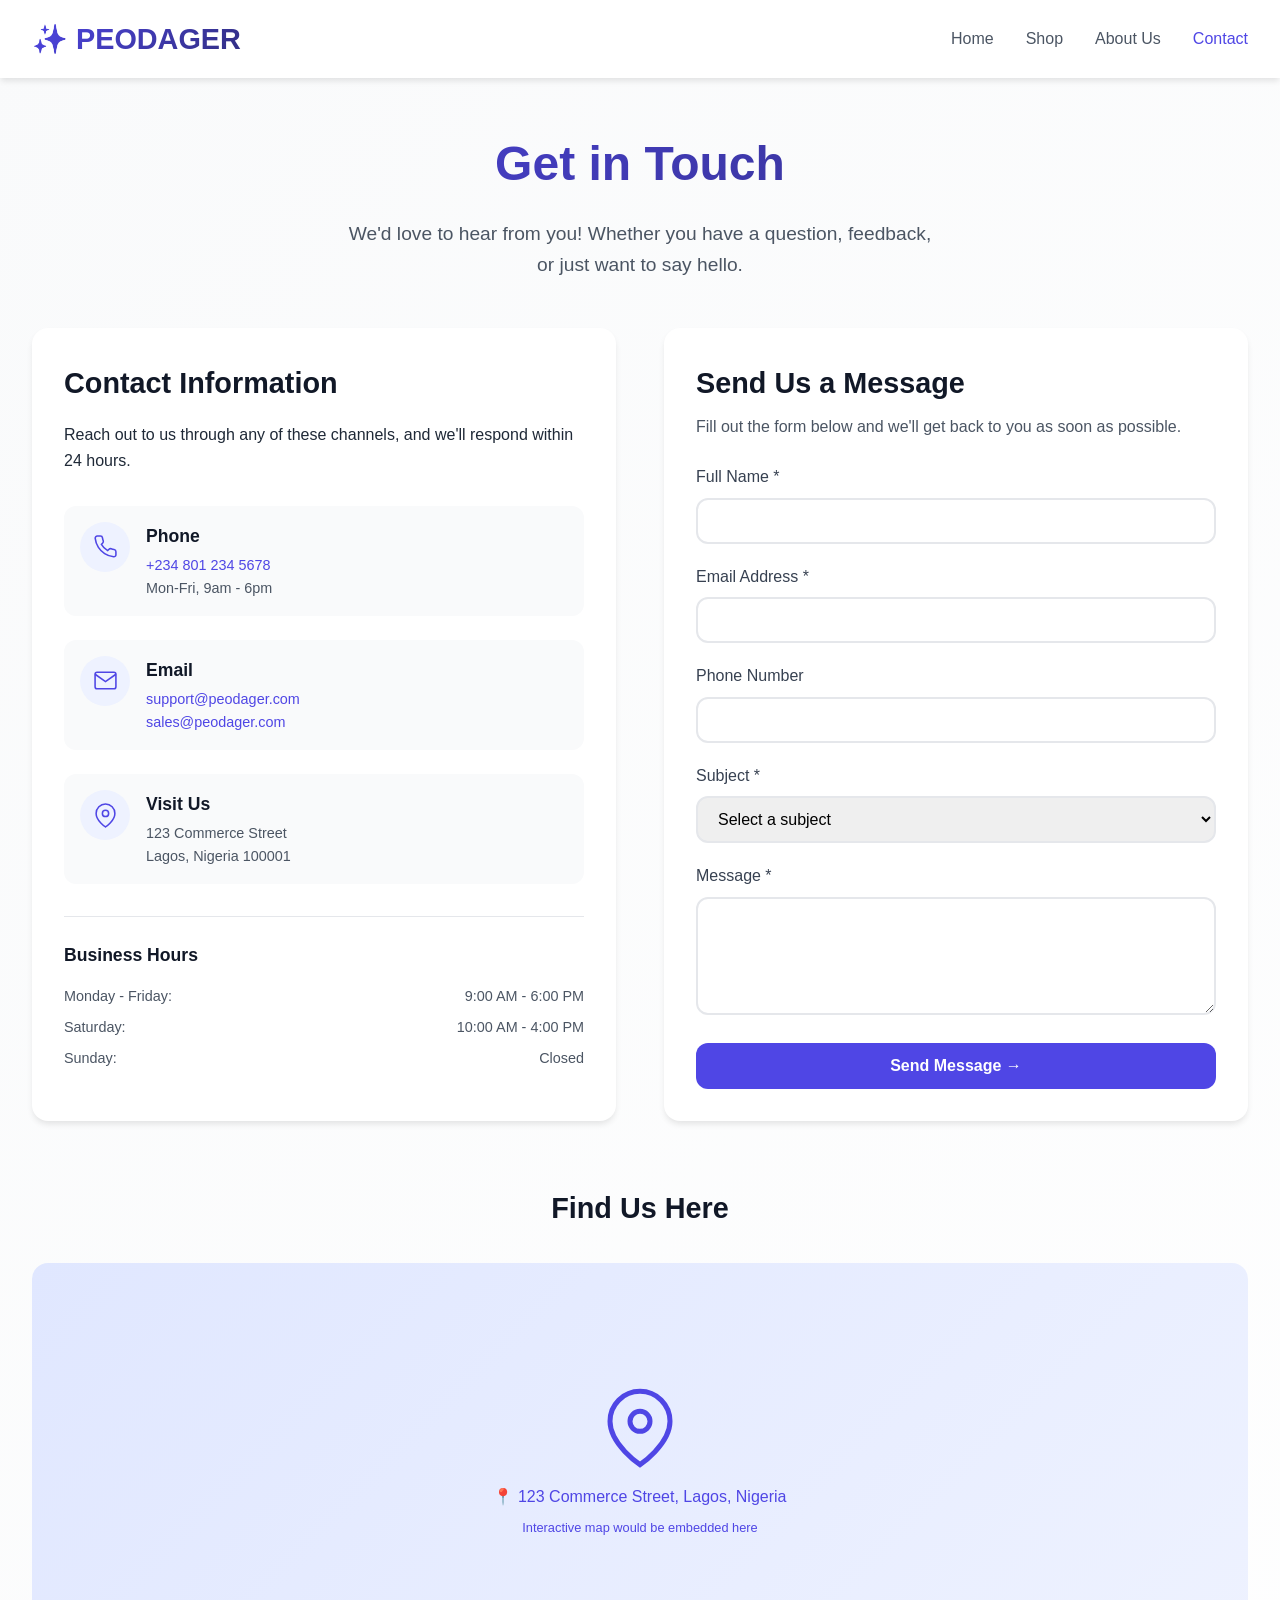
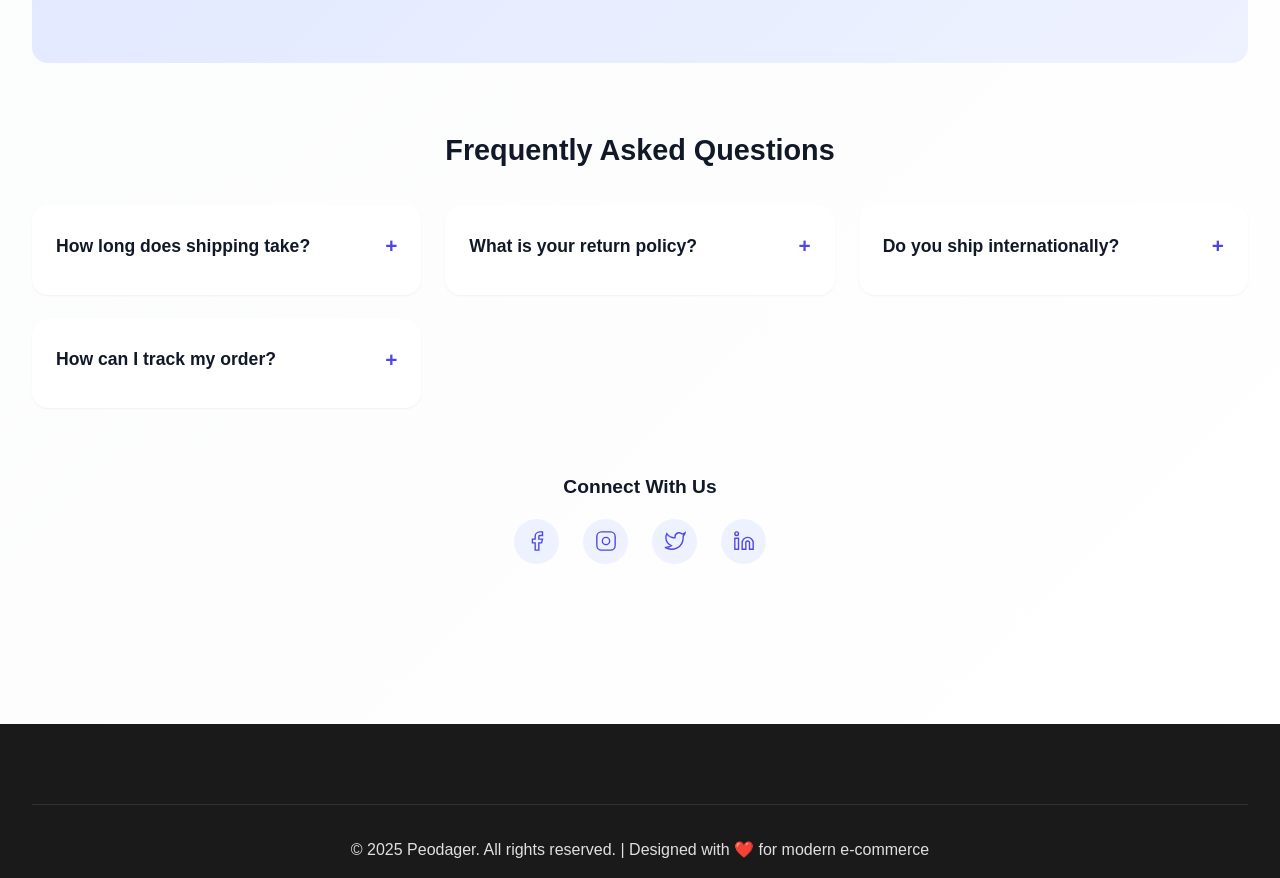
<file: html/about-us.html>
<!DOCTYPE html>
<html lang="en">
<head>
    <meta charset="UTF-8">
    <meta name="viewport" content="width=device-width, initial-scale=1.0">
    <title>Contact Us | Peodager - We'd Love to Hear From You</title>
    <style>
        /* ============================================
           CONTACT US PAGE STYLES
        ============================================ */
        * {
            margin: 0;
            padding: 0;
            box-sizing: border-box;
        }

        :root {
            --indigo-50: #eef2ff;
            --indigo-100: #e0e7ff;
            --indigo-600: #4f46e5;
            --indigo-700: #4338ca;
            --indigo-900: #312e81;
            --gray-50: #f9fafb;
            --gray-100: #f3f4f6;
            --gray-200: #e5e7eb;
            --gray-600: #4b5563;
            --gray-700: #374151;
            --gray-800: #1f2937;
            --gray-900: #111827;
            --white: #ffffff;
            --green-500: #10b981;
            --red-500: #ef4444;
            --shadow-sm: 0 1px 2px 0 rgba(0, 0, 0, 0.05);
            --shadow-md: 0 4px 6px -1px rgba(0, 0, 0, 0.1);
            --shadow-lg: 0 10px 15px -3px rgba(0, 0, 0, 0.1);
            --radius-lg: 1rem;
            --radius-md: 0.75rem;
            --radius-sm: 0.5rem;
        }

        body {
            font-family: 'Inter', -apple-system, BlinkMacSystemFont, 'Segoe UI', Roboto, sans-serif;
            background: linear-gradient(135deg, var(--gray-50) 0%, var(--white) 100%);
            color: var(--gray-800);
            line-height: 1.6;
        }

        /* Navbar */
        .navbar {
            background: var(--white);
            box-shadow: var(--shadow-md);
            position: sticky;
            top: 0;
            z-index: 100;
            backdrop-filter: blur(10px);
            background: rgba(255, 255, 255, 0.95);
        }

        .nav-container {
            max-width: 1280px;
            margin: 0 auto;
            padding: 1rem 2rem;
            display: flex;
            justify-content: space-between;
            align-items: center;
            flex-wrap: wrap;
            gap: 1rem;
        }

        .logo {
            font-size: 1.8rem;
            font-weight: 800;
            background: linear-gradient(135deg, var(--indigo-600), var(--indigo-900));
            -webkit-background-clip: text;
            background-clip: text;
            color: transparent;
            text-decoration: none;
        }

        .nav-links {
            display: flex;
            gap: 2rem;
            align-items: center;
            flex-wrap: wrap;
        }

        .nav-links a {
            text-decoration: none;
            color: var(--gray-600);
            font-weight: 500;
            transition: color 0.2s;
        }

        .nav-links a:hover,
        .nav-links a.active {
            color: var(--indigo-600);
        }

        /* Main Content */
        .contact-container {
            max-width: 1280px;
            margin: 0 auto;
            padding: 3rem 2rem;
        }

        /* Hero Section */
        .contact-hero {
            text-align: center;
            margin-bottom: 3rem;
        }

        .contact-hero h1 {
            font-size: 3rem;
            font-weight: 800;
            background: linear-gradient(135deg, var(--indigo-600), var(--indigo-900));
            -webkit-background-clip: text;
            background-clip: text;
            color: transparent;
            margin-bottom: 1rem;
        }

        .contact-hero p {
            font-size: 1.2rem;
            color: var(--gray-600);
            max-width: 600px;
            margin: 0 auto;
        }

        /* Contact Grid */
        .contact-grid {
            display: grid;
            grid-template-columns: 1fr 1fr;
            gap: 3rem;
            margin-bottom: 4rem;
        }

        /* Contact Info Cards */
        .contact-info {
            background: var(--white);
            padding: 2rem;
            border-radius: var(--radius-lg);
            box-shadow: var(--shadow-md);
        }

        .contact-info h2 {
            font-size: 1.8rem;
            color: var(--gray-900);
            margin-bottom: 1rem;
        }

        .info-cards {
            display: flex;
            flex-direction: column;
            gap: 1.5rem;
            margin: 2rem 0;
        }

        .info-card {
            display: flex;
            align-items: flex-start;
            gap: 1rem;
            padding: 1rem;
            background: var(--gray-50);
            border-radius: var(--radius-md);
            transition: transform 0.3s, box-shadow 0.3s;
        }

        .info-card:hover {
            transform: translateX(5px);
            box-shadow: var(--shadow-sm);
        }

        .info-icon {
            width: 50px;
            height: 50px;
            background: var(--indigo-50);
            border-radius: 50%;
            display: flex;
            align-items: center;
            justify-content: center;
            flex-shrink: 0;
        }

        .info-icon svg {
            width: 25px;
            height: 25px;
            stroke: var(--indigo-600);
            stroke-width: 1.5;
        }

        .info-content h3 {
            font-size: 1.1rem;
            color: var(--gray-900);
            margin-bottom: 0.25rem;
        }

        .info-content p {
            color: var(--gray-600);
            font-size: 0.9rem;
        }

        .info-content a {
            color: var(--indigo-600);
            text-decoration: none;
        }

        .info-content a:hover {
            text-decoration: underline;
        }

        /* Business Hours */
        .business-hours {
            margin-top: 2rem;
            padding-top: 1.5rem;
            border-top: 1px solid var(--gray-200);
        }

        .business-hours h3 {
            font-size: 1.1rem;
            color: var(--gray-900);
            margin-bottom: 1rem;
        }

        .hours-list {
            display: flex;
            flex-direction: column;
            gap: 0.5rem;
        }

        .hour-item {
            display: flex;
            justify-content: space-between;
            color: var(--gray-600);
            font-size: 0.9rem;
        }

        /* Contact Form */
        .contact-form-container {
            background: var(--white);
            padding: 2rem;
            border-radius: var(--radius-lg);
            box-shadow: var(--shadow-md);
        }

        .contact-form-container h2 {
            font-size: 1.8rem;
            color: var(--gray-900);
            margin-bottom: 0.5rem;
        }

        .form-subtitle {
            color: var(--gray-600);
            margin-bottom: 1.5rem;
        }

        .form-group {
            margin-bottom: 1.25rem;
        }

        .form-group label {
            display: block;
            margin-bottom: 0.5rem;
            font-weight: 500;
            color: var(--gray-700);
        }

        .form-group input,
        .form-group select,
        .form-group textarea {
            width: 100%;
            padding: 0.75rem 1rem;
            border: 2px solid var(--gray-200);
            border-radius: var(--radius-md);
            font-size: 1rem;
            transition: all 0.3s;
            font-family: inherit;
        }

        .form-group input:focus,
        .form-group select:focus,
        .form-group textarea:focus {
            outline: none;
            border-color: var(--indigo-600);
            box-shadow: 0 0 0 3px rgba(79, 70, 229, 0.1);
        }

        .form-group input.error,
        .form-group select.error,
        .form-group textarea.error {
            border-color: var(--red-500);
        }

        .error-message {
            color: var(--red-500);
            font-size: 0.8rem;
            margin-top: 0.25rem;
            display: none;
        }

        .error-message.show {
            display: block;
        }

        .btn-submit {
            width: 100%;
            background: var(--indigo-600);
            color: white;
            border: none;
            padding: 0.9rem;
            border-radius: var(--radius-md);
            font-size: 1rem;
            font-weight: 600;
            cursor: pointer;
            transition: all 0.3s;
        }

        .btn-submit:hover {
            background: var(--indigo-700);
            transform: translateY(-2px);
            box-shadow: var(--shadow-md);
        }

        .btn-submit:disabled {
            opacity: 0.6;
            cursor: not-allowed;
        }

        /* Success Message */
        .success-message {
            background: var(--green-500);
            color: white;
            padding: 1rem;
            border-radius: var(--radius-md);
            margin-bottom: 1rem;
            display: none;
            animation: slideDown 0.3s ease;
        }

        .success-message.show {
            display: block;
        }

        @keyframes slideDown {
            from {
                opacity: 0;
                transform: translateY(-10px);
            }
            to {
                opacity: 1;
                transform: translateY(0);
            }
        }

        /* Map Section */
        .map-section {
            margin-bottom: 4rem;
        }

        .map-section h2 {
            text-align: center;
            font-size: 1.8rem;
            color: var(--gray-900);
            margin-bottom: 2rem;
        }

        .map-container {
            background: var(--gray-100);
            border-radius: var(--radius-lg);
            overflow: hidden;
            height: 400px;
            position: relative;
        }

        .map-placeholder {
            width: 100%;
            height: 100%;
            background: linear-gradient(135deg, var(--indigo-100), var(--indigo-50));
            display: flex;
            flex-direction: column;
            align-items: center;
            justify-content: center;
            color: var(--indigo-600);
        }

        .map-placeholder svg {
            width: 80px;
            height: 80px;
            margin-bottom: 1rem;
        }

        /* FAQ Section */
        .faq-section {
            margin-bottom: 4rem;
        }

        .faq-section h2 {
            text-align: center;
            font-size: 1.8rem;
            color: var(--gray-900);
            margin-bottom: 2rem;
        }

        .faq-grid {
            display: grid;
            grid-template-columns: repeat(auto-fit, minmax(350px, 1fr));
            gap: 1.5rem;
        }

        .faq-item {
            background: var(--white);
            padding: 1.5rem;
            border-radius: var(--radius-lg);
            box-shadow: var(--shadow-sm);
            transition: all 0.3s;
        }

        .faq-item:hover {
            box-shadow: var(--shadow-md);
            transform: translateY(-2px);
        }

        .faq-question {
            font-size: 1.1rem;
            font-weight: 600;
            color: var(--gray-900);
            margin-bottom: 0.5rem;
            cursor: pointer;
            display: flex;
            justify-content: space-between;
            align-items: center;
        }

        .faq-question::after {
            content: '+';
            font-size: 1.3rem;
            color: var(--indigo-600);
        }

        .faq-item.active .faq-question::after {
            content: '-';
        }

        .faq-answer {
            color: var(--gray-600);
            font-size: 0.9rem;
            line-height: 1.6;
            max-height: 0;
            overflow: hidden;
            transition: max-height 0.3s ease;
        }

        .faq-item.active .faq-answer {
            max-height: 200px;
            margin-top: 0.75rem;
        }

        /* Social Links */
        .social-section {
            text-align: center;
            margin-bottom: 3rem;
        }

        .social-section h3 {
            font-size: 1.2rem;
            color: var(--gray-900);
            margin-bottom: 1rem;
        }

        .social-links {
            display: flex;
            justify-content: center;
            gap: 1.5rem;
        }

        .social-link {
            width: 45px;
            height: 45px;
            background: var(--indigo-50);
            border-radius: 50%;
            display: flex;
            align-items: center;
            justify-content: center;
            transition: all 0.3s;
        }

        .social-link:hover {
            background: var(--indigo-600);
            transform: translateY(-3px);
        }

        .social-link svg {
            width: 22px;
            height: 22px;
            stroke: var(--indigo-600);
            stroke-width: 1.5;
        }

        .social-link:hover svg {
            stroke: white;
        }

        /* Footer */
        .footer {
            background: #1a1a1a;
            color: #e0e0e0;
            padding: 3rem 2rem 1rem;
            margin-top: 4rem;
        }

        .footer-container {
            max-width: 1280px;
            margin: 0 auto;
        }

        .footer-bottom {
            text-align: center;
            padding-top: 2rem;
            border-top: 1px solid rgba(255, 255, 255, 0.1);
            margin-top: 2rem;
        }

        /* Responsive */
        @media (max-width: 968px) {
            .contact-grid {
                grid-template-columns: 1fr;
                gap: 2rem;
            }
        }

        @media (max-width: 768px) {
            .contact-container {
                padding: 2rem 1rem;
            }

            .contact-hero h1 {
                font-size: 2rem;
            }

            .faq-grid {
                grid-template-columns: 1fr;
            }

            .nav-container {
                flex-direction: column;
            }
        }

        @media (max-width: 480px) {
            .info-card {
                flex-direction: column;
                text-align: center;
                align-items: center;
            }

            .hour-item {
                flex-direction: column;
                align-items: center;
                gap: 0.25rem;
            }
        }
    </style>
</head>
<body>
    <!-- Navigation -->
    <nav class="navbar">
        <div class="nav-container">
            <a href="/" class="logo">✨ PEODAGER</a>
            <div class="nav-links">
                <a href="/">Home</a>
                <a href="/shop">Shop</a>
                <a href="/about">About Us</a>
                <a href="/contact" class="active">Contact</a>
            </div>
        </div>
    </nav>

    <!-- Contact Us Content -->
    <main class="contact-container">
        <!-- Hero Section -->
        <div class="contact-hero">
            <h1>Get in Touch</h1>
            <p>We'd love to hear from you! Whether you have a question, feedback, or just want to say hello.</p>
        </div>

        <!-- Contact Grid -->
        <div class="contact-grid">
            <!-- Contact Information -->
            <div class="contact-info">
                <h2>Contact Information</h2>
                <p>Reach out to us through any of these channels, and we'll respond within 24 hours.</p>
                
                <div class="info-cards">
                    <div class="info-card">
                        <div class="info-icon">
                            <svg viewBox="0 0 24 24" fill="none" stroke="currentColor" stroke-width="2">
                                <path d="M22 16.92v3a2 2 0 0 1-2.18 2 19.79 19.79 0 0 1-8.63-3.07 19.5 19.5 0 0 1-6-6 19.79 19.79 0 0 1-3.07-8.67A2 2 0 0 1 4.11 2h3a2 2 0 0 1 2 1.72c.127.96.362 1.903.7 2.81a2 2 0 0 1-.45 2.11L8.09 9.91a16 16 0 0 0 6 6l1.27-1.27a2 2 0 0 1 2.11-.45c.907.338 1.85.573 2.81.7A2 2 0 0 1 22 16.92z"/>
                            </svg>
                        </div>
                        <div class="info-content">
                            <h3>Phone</h3>
                            <p><a href="tel:+2348012345678">+234 801 234 5678</a></p>
                            <p>Mon-Fri, 9am - 6pm</p>
                        </div>
                    </div>

                    <div class="info-card">
                        <div class="info-icon">
                            <svg viewBox="0 0 24 24" fill="none" stroke="currentColor" stroke-width="2">
                                <path d="M4 4h16c1.1 0 2 .9 2 2v12c0 1.1-.9 2-2 2H4c-1.1 0-2-.9-2-2V6c0-1.1.9-2 2-2z"/>
                                <polyline points="22,6 12,13 2,6"/>
                            </svg>
                        </div>
                        <div class="info-content">
                            <h3>Email</h3>
                            <p><a href="mailto:support@peodager.com">support@peodager.com</a></p>
                            <p><a href="mailto:sales@peodager.com">sales@peodager.com</a></p>
                        </div>
                    </div>

                    <div class="info-card">
                        <div class="info-icon">
                            <svg viewBox="0 0 24 24" fill="none" stroke="currentColor" stroke-width="2">
                                <path d="M21 10c0 7-9 13-9 13s-9-6-9-13a9 9 0 0 1 18 0z"/>
                                <circle cx="12" cy="10" r="3"/>
                            </svg>
                        </div>
                        <div class="info-content">
                            <h3>Visit Us</h3>
                            <p>123 Commerce Street<br>Lagos, Nigeria 100001</p>
                        </div>
                    </div>
                </div>

                <div class="business-hours">
                    <h3>Business Hours</h3>
                    <div class="hours-list">
                        <div class="hour-item">
                            <span>Monday - Friday:</span>
                            <span>9:00 AM - 6:00 PM</span>
                        </div>
                        <div class="hour-item">
                            <span>Saturday:</span>
                            <span>10:00 AM - 4:00 PM</span>
                        </div>
                        <div class="hour-item">
                            <span>Sunday:</span>
                            <span>Closed</span>
                        </div>
                    </div>
                </div>
            </div>

            <!-- Contact Form -->
            <div class="contact-form-container">
                <h2>Send Us a Message</h2>
                <p class="form-subtitle">Fill out the form below and we'll get back to you as soon as possible.</p>
                
                <div id="successMessage" class="success-message">
                    ✓ Thank you for contacting us! We'll respond within 24 hours.
                </div>
                
                <form id="contactForm">
                    <div class="form-group">
                        <label for="fullName">Full Name *</label>
                        <input type="text" id="fullName" name="fullName" required>
                        <div class="error-message" id="nameError">Please enter your full name</div>
                    </div>

                    <div class="form-group">
                        <label for="email">Email Address *</label>
                        <input type="email" id="email" name="email" required>
                        <div class="error-message" id="emailError">Please enter a valid email address</div>
                    </div>

                    <div class="form-group">
                        <label for="phone">Phone Number</label>
                        <input type="tel" id="phone" name="phone">
                    </div>

                    <div class="form-group">
                        <label for="subject">Subject *</label>
                        <select id="subject" name="subject" required>
                            <option value="">Select a subject</option>
                            <option value="general">General Inquiry</option>
                            <option value="order">Order Status</option>
                            <option value="returns">Returns & Refunds</option>
                            <option value="product">Product Information</option>
                            <option value="partnership">Partnership Opportunity</option>
                            <option value="feedback">Feedback</option>
                        </select>
                        <div class="error-message" id="subjectError">Please select a subject</div>
                    </div>

                    <div class="form-group">
                        <label for="message">Message *</label>
                        <textarea id="message" name="message" rows="5" required></textarea>
                        <div class="error-message" id="messageError">Please enter your message</div>
                    </div>

                    <button type="submit" class="btn-submit" id="submitBtn">Send Message →</button>
                </form>
            </div>
        </div>

        <!-- Map Section -->
        <div class="map-section">
            <h2>Find Us Here</h2>
            <div class="map-container">
                <div class="map-placeholder">
                    <svg viewBox="0 0 24 24" fill="none" stroke="currentColor" stroke-width="1.5">
                        <path d="M21 10c0 7-9 13-9 13s-9-6-9-13a9 9 0 0 1 18 0z"/>
                        <circle cx="12" cy="10" r="3"/>
                    </svg>
                    <p>📍 123 Commerce Street, Lagos, Nigeria</p>
                    <p style="font-size: 0.8rem; margin-top: 0.5rem;">Interactive map would be embedded here</p>
                </div>
            </div>
        </div>

        <!-- FAQ Section -->
        <div class="faq-section">
            <h2>Frequently Asked Questions</h2>
            <div class="faq-grid">
                <div class="faq-item">
                    <div class="faq-question">How long does shipping take?</div>
                    <div class="faq-answer">Standard shipping takes 3-5 business days. Express shipping is available for 1-2 business days at checkout.</div>
                </div>
                <div class="faq-item">
                    <div class="faq-question">What is your return policy?</div>
                    <div class="faq-answer">We offer 30-day returns for unused items in original packaging. Contact our support team to initiate a return.</div>
                </div>
                <div class="faq-item">
                    <div class="faq-question">Do you ship internationally?</div>
                    <div class="faq-answer">Yes, we ship to most countries worldwide. Shipping costs and delivery times vary by location.</div>
                </div>
                <div class="faq-item">
                    <div class="faq-question">How can I track my order?</div>
                    <div class="faq-answer">Once your order ships, you'll receive a tracking number via email. You can also track it in your account dashboard.</div>
                </div>
            </div>
        </div>

        <!-- Social Links -->
        <div class="social-section">
            <h3>Connect With Us</h3>
            <div class="social-links">
                <a href="#" class="social-link">
                    <svg viewBox="0 0 24 24" fill="none" stroke="currentColor" stroke-width="2">
                        <path d="M18 2h-3a5 5 0 0 0-5 5v3H7v4h3v8h4v-8h3l1-4h-4V7a1 1 0 0 1 1-1h3z"/>
                    </svg>
                </a>
                <a href="#" class="social-link">
                    <svg viewBox="0 0 24 24" fill="none" stroke="currentColor" stroke-width="2">
                        <rect x="2" y="2" width="20" height="20" rx="5" ry="5"/>
                        <circle cx="12" cy="12" r="4"/>
                        <line x1="18" y1="6" x2="18.01" y2="6"/>
                    </svg>
                </a>
                <a href="#" class="social-link">
                    <svg viewBox="0 0 24 24" fill="none" stroke="currentColor" stroke-width="2">
                        <path d="M23 3a10.9 10.9 0 0 1-3.14 1.53 4.48 4.48 0 0 0-7.86 3v1A10.66 10.66 0 0 1 3 4s-4 9 5 13a11.64 11.64 0 0 1-7 2c9 5 20 0 20-11.5a4.5 4.5 0 0 0-.08-.83A7.72 7.72 0 0 0 23 3z"/>
                    </svg>
                </a>
                <a href="#" class="social-link">
                    <svg viewBox="0 0 24 24" fill="none" stroke="currentColor" stroke-width="2">
                        <path d="M16 8a6 6 0 0 1 6 6v7h-4v-7a2 2 0 0 0-2-2 2 2 0 0 0-2 2v7h-4v-7a6 6 0 0 1 6-6z"/>
                        <rect x="2" y="9" width="4" height="12"/>
                        <circle cx="4" cy="4" r="2"/>
                    </svg>
                </a>
            </div>
        </div>
    </main>

    <!-- Footer -->
    <footer class="footer">
        <div class="footer-container">
            <div class="footer-bottom">
                <p>&copy; 2025 Peodager. All rights reserved. | Designed with ❤️ for modern e-commerce</p>
            </div>
        </div>
    </footer>

    <script>
        // ============================================
        // CONTACT PAGE INTERACTIVITY
        // ============================================
        
        // Form validation and submission
        const contactForm = document.getElementById('contactForm');
        const successMessage = document.getElementById('successMessage');
        const submitBtn = document.getElementById('submitBtn');

        // Validation functions
        function validateName() {
            const name = document.getElementById('fullName');
            const error = document.getElementById('nameError');
            if (name.value.trim().length < 2) {
                name.classList.add('error');
                error.classList.add('show');
                return false;
            } else {
                name.classList.remove('error');
                error.classList.remove('show');
                return true;
            }
        }

        function validateEmail() {
            const email = document.getElementById('email');
            const error = document.getElementById('emailError');
            const emailRegex = /^[^\s@]+@[^\s@]+\.[^\s@]+$/;
            if (!emailRegex.test(email.value)) {
                email.classList.add('error');
                error.classList.add('show');
                return false;
            } else {
                email.classList.remove('error');
                error.classList.remove('show');
                return true;
            }
        }

        function validateSubject() {
            const subject = document.getElementById('subject');
            const error = document.getElementById('subjectError');
            if (!subject.value) {
                subject.classList.add('error');
                error.classList.add('show');
                return false;
            } else {
                subject.classList.remove('error');
                error.classList.remove('show');
                return true;
            }
        }

        function validateMessage() {
            const message = document.getElementById('message');
            const error = document.getElementById('messageError');
            if (message.value.trim().length < 10) {
                message.classList.add('error');
                error.classList.add('show');
                return false;
            } else {
                message.classList.remove('error');
                error.classList.remove('show');
                return true;
            }
        }

        // Real-time validation
        document.getElementById('fullName').addEventListener('input', validateName);
        document.getElementById('email').addEventListener('input', validateEmail);
        document.getElementById('subject').addEventListener('change', validateSubject);
        document.getElementById('message').addEventListener('input', validateMessage);

        // Form submission
        contactForm.addEventListener('submit', async (e) => {
            e.preventDefault();
            
            // Validate all fields
            const isNameValid = validateName();
            const isEmailValid = validateEmail();
            const isSubjectValid = validateSubject();
            const isMessageValid = validateMessage();
            
            if (isNameValid && isEmailValid && isSubjectValid && isMessageValid) {
                // Disable submit button
                submitBtn.disabled = true;
                submitBtn.textContent = 'Sending...';
                
                // Collect form data
                const formData = {
                    name: document.getElementById('fullName').value,
                    email: document.getElementById('email').value,
                    phone: document.getElementById('phone').value,
                    subject: document.getElementById('subject').value,
                    message: document.getElementById('message').value,
                    timestamp: new Date().toISOString()
                };
                
                // Save to localStorage for demo
                const messages = JSON.parse(localStorage.getItem('peodager_contact_messages') || '[]');
                messages.push(formData);
                localStorage.setItem('peodager_contact_messages', JSON.stringify(messages));
                
                // Simulate API call (replace with actual fetch to your backend)
                setTimeout(() => {
                    // Show success message
                    successMessage.classList.add('show');
                    
                    // Reset form
                    contactForm.reset();
                    
                    // Re-enable submit button
                    submitBtn.disabled = false;
                    submitBtn.textContent = 'Send Message →';
                    
                    // Hide success message after 5 seconds
                    setTimeout(() => {
                        successMessage.classList.remove('show');
                    }, 5000);
                    
                    // Optional: Send to backend
                    // fetch('/api/contact', {
                    //     method: 'POST',
                    //     headers: { 'Content-Type': 'application/json' },
                    //     body: JSON.stringify(formData)
                    // });
                }, 1000);
            }
        });

        // FAQ Accordion
        document.querySelectorAll('.faq-item').forEach(item => {
            const question = item.querySelector('.faq-question');
            question.addEventListener('click', () => {
                // Close other FAQs
                document.querySelectorAll('.faq-item').forEach(otherItem => {
                    if (otherItem !== item && otherItem.classList.contains('active')) {
                        otherItem.classList.remove('active');
                    }
                });
                // Toggle current FAQ
                item.classList.toggle('active');
            });
        });

        // WhatsApp floating action button (optional)
        const addWhatsAppButton = () => {
            const waButton = document.createElement('a');
            waButton.href = 'https://wa.me/2348012345678?text=Hello%20Peodager%2C%20I%20have%20a%20question%20about%20your%20products.';
            waButton.target = '_blank';
            waButton.style.cssText = `
                position: fixed;
                bottom: 20px;
                right: 20px;
                background: #25D366;
                width: 60px;
                height: 60px;
                border-radius: 50%;
                display: flex;
                align-items: center;
                justify-content: center;
                box-shadow: 0 4px 10px rgba(0,0,0,0.3);
                z-index: 1000;
                transition: transform 0.3s;
            `;
            waButton.innerHTML = `
                <svg viewBox="0 0 24 24" width="30" height="30" fill="white">
                    <path d="M12.032 2.016c-5.52 0-9.984 4.464-9.984 9.984 0 1.776.48 3.456 1.296 4.944L2.016 21.984l5.088-1.344c1.44.816 3.072 1.344 4.944 1.344 5.52 0 9.984-4.464 9.984-9.984s-4.464-9.984-9.984-9.984z"/>
                </svg>
            `;
            document.body.appendChild(waButton);
            
            waButton.addEventListener('mouseenter', () => {
                waButton.style.transform = 'scale(1.1)';
            });
            waButton.addEventListener('mouseleave', () => {
                waButton.style.transform = 'scale(1)';
            });
        };
        
        // Add WhatsApp button (uncomment to enable)
        // addWhatsAppButton();
    </script>
</body>
</html>
</file>
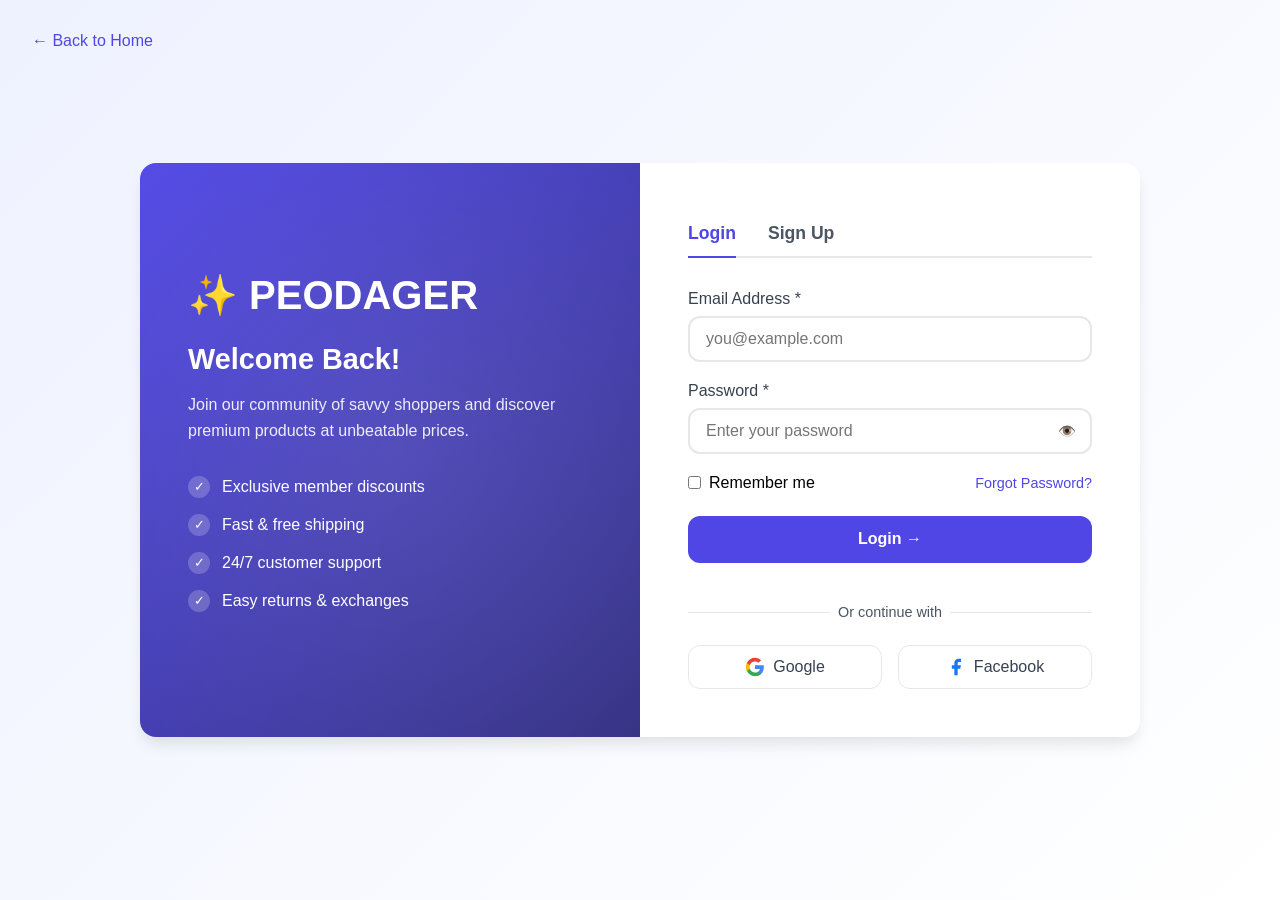
<file: html/auth.html>
<!DOCTYPE html>
<html lang="en">
<head>
    <meta charset="UTF-8">
    <meta name="viewport" content="width=device-width, initial-scale=1.0, viewport-fit=cover">
    <title>Peodager | Login & Sign Up</title>
    <style>
        /* ============================================
           LOGIN & SIGN UP PAGE STYLES
        ============================================ */
        * {
            margin: 0;
            padding: 0;
            box-sizing: border-box;
        }

        :root {
            --indigo-50: #eef2ff;
            --indigo-100: #e0e7ff;
            --indigo-600: #4f46e5;
            --indigo-700: #4338ca;
            --indigo-900: #312e81;
            --gray-50: #f9fafb;
            --gray-100: #f3f4f6;
            --gray-200: #e5e7eb;
            --gray-600: #4b5563;
            --gray-700: #374151;
            --gray-800: #1f2937;
            --gray-900: #111827;
            --white: #ffffff;
            --green-500: #10b981;
            --red-500: #ef4444;
            --shadow-sm: 0 1px 2px 0 rgba(0, 0, 0, 0.05);
            --shadow-md: 0 4px 6px -1px rgba(0, 0, 0, 0.1);
            --shadow-lg: 0 10px 15px -3px rgba(0, 0, 0, 0.1);
            --radius-lg: 1rem;
            --radius-md: 0.75rem;
            --radius-sm: 0.5rem;
        }

        body {
            font-family: 'Inter', -apple-system, BlinkMacSystemFont, 'Segoe UI', Roboto, sans-serif;
            background: linear-gradient(135deg, var(--indigo-50) 0%, var(--white) 100%);
            min-height: 100vh;
            display: flex;
            align-items: center;
            justify-content: center;
            padding: 2rem;
        }

        /* Main Container */
        .auth-container {
            max-width: 1200px;
            width: 100%;
            margin: 0 auto;
        }

        /* Back to Home */
        .back-home {
            position: fixed;
            top: 2rem;
            left: 2rem;
            text-decoration: none;
            color: var(--indigo-600);
            font-weight: 500;
            display: flex;
            align-items: center;
            gap: 0.5rem;
            transition: all 0.3s;
            z-index: 100;
        }

        .back-home:hover {
            transform: translateX(-5px);
            color: var(--indigo-700);
        }

        /* Auth Card */
        .auth-card {
            background: var(--white);
            border-radius: var(--radius-lg);
            box-shadow: var(--shadow-lg);
            overflow: hidden;
            display: grid;
            grid-template-columns: 1fr 1fr;
            max-width: 1000px;
            margin: 0 auto;
        }

        /* Left Side - Brand Section */
        .auth-brand {
            background: linear-gradient(135deg, var(--indigo-600), var(--indigo-900));
            padding: 3rem;
            color: white;
            display: flex;
            flex-direction: column;
            justify-content: center;
            position: relative;
            overflow: hidden;
        }

        .auth-brand::before {
            content: '';
            position: absolute;
            top: -50%;
            right: -50%;
            width: 200%;
            height: 200%;
            background: radial-gradient(circle, rgba(255,255,255,0.1) 0%, transparent 70%);
            animation: pulse 8s ease-in-out infinite;
        }

        @keyframes pulse {
            0%, 100% { transform: scale(1); opacity: 0.5; }
            50% { transform: scale(1.1); opacity: 0.3; }
        }

        .auth-logo {
            font-size: 2.5rem;
            font-weight: 800;
            margin-bottom: 1.5rem;
            position: relative;
            z-index: 1;
        }

        .auth-brand h2 {
            font-size: 1.8rem;
            margin-bottom: 1rem;
            position: relative;
            z-index: 1;
        }

        .auth-brand p {
            opacity: 0.9;
            line-height: 1.6;
            margin-bottom: 2rem;
            position: relative;
            z-index: 1;
        }

        .features-list {
            list-style: none;
            position: relative;
            z-index: 1;
        }

        .features-list li {
            margin-bottom: 1rem;
            display: flex;
            align-items: center;
            gap: 0.75rem;
        }

        .features-list li::before {
            content: '✓';
            display: inline-flex;
            align-items: center;
            justify-content: center;
            width: 22px;
            height: 22px;
            background: rgba(255,255,255,0.2);
            border-radius: 50%;
            font-size: 0.8rem;
        }

        /* Right Side - Forms */
        .auth-forms {
            background: var(--white);
            padding: 3rem;
        }

        /* Tab Navigation */
        .auth-tabs {
            display: flex;
            gap: 2rem;
            margin-bottom: 2rem;
            border-bottom: 2px solid var(--gray-200);
        }

        .tab-btn {
            background: none;
            border: none;
            padding: 0.75rem 0;
            font-size: 1.1rem;
            font-weight: 600;
            color: var(--gray-600);
            cursor: pointer;
            transition: all 0.3s;
            position: relative;
        }

        .tab-btn.active {
            color: var(--indigo-600);
        }

        .tab-btn.active::after {
            content: '';
            position: absolute;
            bottom: -2px;
            left: 0;
            right: 0;
            height: 2px;
            background: var(--indigo-600);
        }

        .tab-btn:hover {
            color: var(--indigo-600);
        }

        /* Forms */
        .auth-form {
            display: none;
        }

        .auth-form.active {
            display: block;
            animation: fadeIn 0.3s ease;
        }

        @keyframes fadeIn {
            from { opacity: 0; transform: translateY(10px); }
            to { opacity: 1; transform: translateY(0); }
        }

        .form-group {
            margin-bottom: 1.25rem;
        }

        .form-group label {
            display: block;
            margin-bottom: 0.5rem;
            font-weight: 500;
            color: var(--gray-700);
        }

        .form-group input {
            width: 100%;
            padding: 0.75rem 1rem;
            border: 2px solid var(--gray-200);
            border-radius: var(--radius-md);
            font-size: 1rem;
            transition: all 0.3s;
            font-family: inherit;
        }

        .form-group input:focus {
            outline: none;
            border-color: var(--indigo-600);
            box-shadow: 0 0 0 3px rgba(79, 70, 229, 0.1);
        }

        .form-group input.error {
            border-color: var(--red-500);
        }

        .error-message {
            color: var(--red-500);
            font-size: 0.8rem;
            margin-top: 0.25rem;
            display: none;
        }

        .error-message.show {
            display: block;
        }

        .password-field {
            position: relative;
        }

        .toggle-password {
            position: absolute;
            right: 1rem;
            top: 50%;
            transform: translateY(-50%);
            cursor: pointer;
            color: var(--gray-600);
            font-size: 0.9rem;
        }

        .form-options {
            display: flex;
            justify-content: space-between;
            align-items: center;
            margin-bottom: 1.5rem;
        }

        .remember-me {
            display: flex;
            align-items: center;
            gap: 0.5rem;
            cursor: pointer;
        }

        .forgot-link {
            color: var(--indigo-600);
            text-decoration: none;
            font-size: 0.9rem;
        }

        .forgot-link:hover {
            text-decoration: underline;
        }

        .btn-submit {
            width: 100%;
            background: var(--indigo-600);
            color: white;
            border: none;
            padding: 0.9rem;
            border-radius: var(--radius-md);
            font-size: 1rem;
            font-weight: 600;
            cursor: pointer;
            transition: all 0.3s;
            margin-bottom: 1rem;
        }

        .btn-submit:hover {
            background: var(--indigo-700);
            transform: translateY(-2px);
            box-shadow: var(--shadow-md);
        }

        .btn-submit:disabled {
            opacity: 0.6;
            cursor: not-allowed;
            transform: none;
        }

        .divider {
            text-align: center;
            position: relative;
            margin: 1.5rem 0;
        }

        .divider::before,
        .divider::after {
            content: '';
            position: absolute;
            top: 50%;
            width: calc(50% - 60px);
            height: 1px;
            background: var(--gray-200);
        }

        .divider::before {
            left: 0;
        }

        .divider::after {
            right: 0;
        }

        .divider span {
            background: var(--white);
            padding: 0 1rem;
            color: var(--gray-600);
            font-size: 0.9rem;
        }

        .social-login {
            display: flex;
            gap: 1rem;
            justify-content: center;
        }

        .social-btn {
            flex: 1;
            display: flex;
            align-items: center;
            justify-content: center;
            gap: 0.5rem;
            padding: 0.7rem;
            border: 1px solid var(--gray-200);
            border-radius: var(--radius-md);
            background: var(--white);
            cursor: pointer;
            transition: all 0.3s;
            text-decoration: none;
            color: var(--gray-700);
        }

        .social-btn:hover {
            background: var(--gray-50);
            border-color: var(--indigo-600);
        }

        /* Toast Notification */
        .toast {
            position: fixed;
            bottom: 2rem;
            right: 2rem;
            background: var(--gray-900);
            color: white;
            padding: 1rem 1.5rem;
            border-radius: var(--radius-md);
            z-index: 1000;
            animation: slideInRight 0.3s ease;
            box-shadow: var(--shadow-lg);
        }

        .toast.success {
            background: var(--green-500);
        }

        .toast.error {
            background: var(--red-500);
        }

        @keyframes slideInRight {
            from {
                opacity: 0;
                transform: translateX(100px);
            }
            to {
                opacity: 1;
                transform: translateX(0);
            }
        }

        /* Responsive */
        @media (max-width: 768px) {
            body {
                padding: 1rem;
            }
            
            .auth-card {
                grid-template-columns: 1fr;
            }
            
            .auth-brand {
                padding: 2rem;
                text-align: center;
            }
            
            .features-list {
                text-align: left;
            }
            
            .auth-forms {
                padding: 2rem;
            }
            
            .back-home {
                top: 1rem;
                left: 1rem;
                background: rgba(255,255,255,0.9);
                padding: 0.5rem 1rem;
                border-radius: 2rem;
                backdrop-filter: blur(10px);
            }
        }

        @media (max-width: 480px) {
            .auth-forms {
                padding: 1.5rem;
            }
            
            .social-login {
                flex-direction: column;
            }
        }
    </style>
</head>
<body>
    <a href="index.html" class="back-home">← Back to Home</a>

    <div class="auth-container">
        <div class="auth-card">
            <!-- Left Side - Brand -->
            <div class="auth-brand">
                <div class="auth-logo">✨ PEODAGER</div>
                <h2>Welcome Back!</h2>
                <p>Join our community of savvy shoppers and discover premium products at unbeatable prices.</p>
                <ul class="features-list">
                    <li>Exclusive member discounts</li>
                    <li>Fast & free shipping</li>
                    <li>24/7 customer support</li>
                    <li>Easy returns & exchanges</li>
                </ul>
            </div>

            <!-- Right Side - Forms -->
            <div class="auth-forms">
                <!-- Tab Navigation -->
                <div class="auth-tabs">
                    <button class="tab-btn active" data-form="login">Login</button>
                    <button class="tab-btn" data-form="signup">Sign Up</button>
                </div>

                <!-- Login Form -->
                <div id="loginForm" class="auth-form active">
                    <form id="loginFormElement">
                        <div class="form-group">
                            <label for="loginEmail">Email Address *</label>
                            <input type="email" id="loginEmail" placeholder="you@example.com" required>
                            <div class="error-message" id="loginEmailError">Please enter a valid email</div>
                        </div>

                        <div class="form-group">
                            <label for="loginPassword">Password *</label>
                            <div class="password-field">
                                <input type="password" id="loginPassword" placeholder="Enter your password" required>
                                <span class="toggle-password" onclick="togglePassword('loginPassword')">👁️</span>
                            </div>
                            <div class="error-message" id="loginPasswordError">Password is required</div>
                        </div>

                        <div class="form-options">
                            <label class="remember-me">
                                <input type="checkbox" id="rememberMe"> Remember me
                            </label>
                            <a href="#" class="forgot-link" id="forgotPassword">Forgot Password?</a>
                        </div>

                        <button type="submit" class="btn-submit">Login →</button>

                        <div class="divider">
                            <span>Or continue with</span>
                        </div>

                        <div class="social-login">
                            <a href="#" class="social-btn" id="googleLogin">
                                <svg width="20" height="20" viewBox="0 0 24 24">
                                    <path fill="#4285F4" d="M22.56 12.25c0-.78-.07-1.53-.2-2.25H12v4.26h5.92c-.26 1.37-1.04 2.53-2.21 3.31v2.77h3.57c2.08-1.92 3.28-4.74 3.28-8.09z"/>
                                    <path fill="#34A853" d="M12 23c2.97 0 5.46-.98 7.28-2.66l-3.57-2.77c-.98.66-2.23 1.06-3.71 1.06-2.86 0-5.29-1.93-6.16-4.53H2.18v2.84C3.99 20.53 7.7 23 12 23z"/>
                                    <path fill="#FBBC05" d="M5.84 14.09c-.22-.66-.35-1.36-.35-2.09s.13-1.43.35-2.09V7.07H2.18C1.43 8.55 1 10.22 1 12s.43 3.45 1.18 4.93l2.85-2.22.81-.62z"/>
                                    <path fill="#EA4335" d="M12 5.38c1.62 0 3.06.56 4.21 1.64l3.15-3.15C17.45 2.09 14.97 1 12 1 7.7 1 3.99 3.47 2.18 7.07l3.66 2.84c.87-2.6 3.3-4.53 6.16-4.53z"/>
                                </svg>
                                Google
                            </a>
                            <a href="#" class="social-btn" id="facebookLogin">
                                <svg width="20" height="20" viewBox="0 0 24 24" fill="#1877F2">
                                    <path d="M18 2h-3a5 5 0 0 0-5 5v3H7v4h3v8h4v-8h3l1-4h-4V7a1 1 0 0 1 1-1h3z"/>
                                </svg>
                                Facebook
                            </a>
                        </div>
                    </form>
                </div>

                <!-- Sign Up Form -->
                <div id="signupForm" class="auth-form">
                    <form id="signupFormElement">
                        <div class="form-group">
                            <label for="signupName">Full Name *</label>
                            <input type="text" id="signupName" placeholder="John Doe" required>
                            <div class="error-message" id="nameError">Please enter your full name</div>
                        </div>

                        <div class="form-group">
                            <label for="signupEmail">Email Address *</label>
                            <input type="email" id="signupEmail" placeholder="you@example.com" required>
                            <div class="error-message" id="signupEmailError">Please enter a valid email</div>
                        </div>

                        <div class="form-group">
                            <label for="signupPhone">Phone Number</label>
                            <input type="tel" id="signupPhone" placeholder="+234 801 234 5678">
                        </div>

                        <div class="form-group">
                            <label for="signupPassword">Password *</label>
                            <div class="password-field">
                                <input type="password" id="signupPassword" placeholder="Create a password" required>
                                <span class="toggle-password" onclick="togglePassword('signupPassword')">👁️</span>
                            </div>
                            <div class="error-message" id="signupPasswordError">Password must be at least 6 characters</div>
                        </div>

                        <div class="form-group">
                            <label for="confirmPassword">Confirm Password *</label>
                            <div class="password-field">
                                <input type="password" id="confirmPassword" placeholder="Confirm your password" required>
                                <span class="toggle-password" onclick="togglePassword('confirmPassword')">👁️</span>
                            </div>
                            <div class="error-message" id="confirmError">Passwords do not match</div>
                        </div>

                        <div class="form-options">
                            <label class="remember-me">
                                <input type="checkbox" id="termsCheckbox" required> I agree to the 
                                <a href="#" style="color: var(--indigo-600);">Terms & Conditions</a>
                            </label>
                        </div>

                        <button type="submit" class="btn-submit">Create Account →</button>

                        <div class="divider">
                            <span>Or sign up with</span>
                        </div>

                        <div class="social-login">
                            <a href="#" class="social-btn" id="googleSignup">
                                <svg width="20" height="20" viewBox="0 0 24 24">
                                    <path fill="#4285F4" d="M22.56 12.25c0-.78-.07-1.53-.2-2.25H12v4.26h5.92c-.26 1.37-1.04 2.53-2.21 3.31v2.77h3.57c2.08-1.92 3.28-4.74 3.28-8.09z"/>
                                    <path fill="#34A853" d="M12 23c2.97 0 5.46-.98 7.28-2.66l-3.57-2.77c-.98.66-2.23 1.06-3.71 1.06-2.86 0-5.29-1.93-6.16-4.53H2.18v2.84C3.99 20.53 7.7 23 12 23z"/>
                                    <path fill="#FBBC05" d="M5.84 14.09c-.22-.66-.35-1.36-.35-2.09s.13-1.43.35-2.09V7.07H2.18C1.43 8.55 1 10.22 1 12s.43 3.45 1.18 4.93l2.85-2.22.81-.62z"/>
                                    <path fill="#EA4335" d="M12 5.38c1.62 0 3.06.56 4.21 1.64l3.15-3.15C17.45 2.09 14.97 1 12 1 7.7 1 3.99 3.47 2.18 7.07l3.66 2.84c.87-2.6 3.3-4.53 6.16-4.53z"/>
                                </svg>
                                Google
                            </a>
                            <a href="#" class="social-btn" id="facebookSignup">
                                <svg width="20" height="20" viewBox="0 0 24 24" fill="#1877F2">
                                    <path d="M18 2h-3a5 5 0 0 0-5 5v3H7v4h3v8h4v-8h3l1-4h-4V7a1 1 0 0 1 1-1h3z"/>
                                </svg>
                                Facebook
                            </a>
                        </div>
                    </form>
                </div>
            </div>
        </div>
    </div>

    <!-- Forgot Password Modal -->
    <div id="forgotModal" class="modal" style="display: none; position: fixed; top: 0; left: 0; width: 100%; height: 100%; background: rgba(0,0,0,0.5); z-index: 1000; align-items: center; justify-content: center;">
        <div style="background: white; padding: 2rem; border-radius: 1rem; max-width: 400px; margin: 0 auto;">
            <h3 style="margin-bottom: 1rem;">Reset Password</h3>
            <p style="margin-bottom: 1rem;">Enter your email to receive reset instructions.</p>
            <input type="email" id="resetEmail" placeholder="Your email" style="width: 100%; padding: 0.75rem; margin-bottom: 1rem; border: 1px solid #e5e7eb; border-radius: 0.5rem;">
            <button onclick="sendResetLink()" class="btn-submit">Send Reset Link</button>
            <button onclick="closeModal()" style="margin-top: 0.5rem; width: 100%; background: #f3f4f6; border: none; padding: 0.75rem; border-radius: 0.5rem; cursor: pointer;">Cancel</button>
        </div>
    </div>

    <script>
        // ============================================
        // COMPLETE LOGIN & SIGNUP LOGIC
        // ============================================

        // User database (localStorage)
        let users = [];

        function loadUsers() {
            const stored = localStorage.getItem('peodager_users');
            if (stored) {
                users = JSON.parse(stored);
            } else {
                // Demo user
                users = [
                    {
                        id: 1,
                        name: "Demo User",
                        email: "demo@peodager.com",
                        password: "demo123",
                        phone: "+2348012345678",
                        createdAt: new Date().toISOString()
                    }
                ];
                saveUsers();
            }
        }

        function saveUsers() {
            localStorage.setItem('peodager_users', JSON.stringify(users));
        }

        // Tab switching
        document.querySelectorAll('.tab-btn').forEach(btn => {
            btn.addEventListener('click', () => {
                const formType = btn.dataset.form;
                
                // Update active tab
                document.querySelectorAll('.tab-btn').forEach(b => b.classList.remove('active'));
                btn.classList.add('active');
                
                // Update active form
                document.querySelectorAll('.auth-form').forEach(form => form.classList.remove('active'));
                document.getElementById(`${formType}Form`).classList.add('active');
            });
        });

        // Toggle password visibility
        function togglePassword(fieldId) {
            const field = document.getElementById(fieldId);
            const type = field.type === 'password' ? 'text' : 'password';
            field.type = type;
        }

        // Show toast notification
        function showToast(message, type = 'success') {
            const toast = document.createElement('div');
            toast.className = `toast ${type}`;
            toast.textContent = message;
            document.body.appendChild(toast);
            setTimeout(() => toast.remove(), 3000);
        }

        // Validate email
        function validateEmail(email) {
            const re = /^[^\s@]+@[^\s@]+\.[^\s@]+$/;
            return re.test(email);
        }

        // Login validation
        function validateLogin() {
            let isValid = true;
            const email = document.getElementById('loginEmail').value;
            const password = document.getElementById('loginPassword').value;

            // Email validation
            if (!validateEmail(email)) {
                document.getElementById('loginEmailError').classList.add('show');
                document.getElementById('loginEmail').classList.add('error');
                isValid = false;
            } else {
                document.getElementById('loginEmailError').classList.remove('show');
                document.getElementById('loginEmail').classList.remove('error');
            }

            // Password validation
            if (!password) {
                document.getElementById('loginPasswordError').classList.add('show');
                document.getElementById('loginPassword').classList.add('error');
                isValid = false;
            } else {
                document.getElementById('loginPasswordError').classList.remove('show');
                document.getElementById('loginPassword').classList.remove('error');
            }

            return isValid;
        }

        // Signup validation
        function validateSignup() {
            let isValid = true;
            const name = document.getElementById('signupName').value;
            const email = document.getElementById('signupEmail').value;
            const password = document.getElementById('signupPassword').value;
            const confirm = document.getElementById('confirmPassword').value;
            const terms = document.getElementById('termsCheckbox').checked;

            // Name validation
            if (name.trim().length < 2) {
                document.getElementById('nameError').classList.add('show');
                document.getElementById('signupName').classList.add('error');
                isValid = false;
            } else {
                document.getElementById('nameError').classList.remove('show');
                document.getElementById('signupName').classList.remove('error');
            }

            // Email validation
            if (!validateEmail(email)) {
                document.getElementById('signupEmailError').classList.add('show');
                document.getElementById('signupEmail').classList.add('error');
                isValid = false;
            } else {
                // Check if email already exists
                const existingUser = users.find(u => u.email === email);
                if (existingUser) {
                    document.getElementById('signupEmailError').textContent = 'Email already registered';
                    document.getElementById('signupEmailError').classList.add('show');
                    document.getElementById('signupEmail').classList.add('error');
                    isValid = false;
                } else {
                    document.getElementById('signupEmailError').classList.remove('show');
                    document.getElementById('signupEmail').classList.remove('error');
                }
            }

            // Password validation
            if (password.length < 6) {
                document.getElementById('signupPasswordError').classList.add('show');
                document.getElementById('signupPassword').classList.add('error');
                isValid = false;
            } else {
                document.getElementById('signupPasswordError').classList.remove('show');
                document.getElementById('signupPassword').classList.remove('error');
            }

            // Confirm password
            if (password !== confirm) {
                document.getElementById('confirmError').classList.add('show');
                document.getElementById('confirmPassword').classList.add('error');
                isValid = false;
            } else {
                document.getElementById('confirmError').classList.remove('show');
                document.getElementById('confirmPassword').classList.remove('error');
            }

            // Terms validation
            if (!terms) {
                showToast('Please accept the Terms & Conditions', 'error');
                isValid = false;
            }

            return isValid;
        }

        // Login handler
        document.getElementById('loginFormElement').addEventListener('submit', (e) => {
            e.preventDefault();
            
            if (validateLogin()) {
                const email = document.getElementById('loginEmail').value;
                const password = document.getElementById('loginPassword').value;
                const remember = document.getElementById('rememberMe').checked;
                
                const user = users.find(u => u.email === email && u.password === password);
                
                if (user) {
                    // Store session
                    const session = {
                        userId: user.id,
                        name: user.name,
                        email: user.email,
                        loggedInAt: new Date().toISOString()
                    };
                    
                    if (remember) {
                        localStorage.setItem('peodager_session', JSON.stringify(session));
                    } else {
                        sessionStorage.setItem('peodager_session', JSON.stringify(session));
                    }
                    
                    showToast(`Welcome back, ${user.name}! Redirecting...`, 'success');
                    
                    // Redirect to home after 1.5 seconds
                    setTimeout(() => {
                        window.location.href = 'index.html';
                    }, 1500);
                } else {
                    showToast('Invalid email or password', 'error');
                }
            }
        });

        // Signup handler
        document.getElementById('signupFormElement').addEventListener('submit', (e) => {
            e.preventDefault();
            
            if (validateSignup()) {
                const newUser = {
                    id: users.length + 1,
                    name: document.getElementById('signupName').value,
                    email: document.getElementById('signupEmail').value,
                    password: document.getElementById('signupPassword').value,
                    phone: document.getElementById('signupPhone').value,
                    createdAt: new Date().toISOString()
                };
                
                users.push(newUser);
                saveUsers();
                
                showToast('Account created successfully! Please login.', 'success');
                
                // Switch to login tab
                document.querySelector('.tab-btn[data-form="login"]').click();
                
                // Clear form
                document.getElementById('signupFormElement').reset();
            }
        });

        // Forgot password
        const forgotModal = document.getElementById('forgotModal');
        
        document.getElementById('forgotPassword').addEventListener('click', (e) => {
            e.preventDefault();
            forgotModal.style.display = 'flex';
        });
        
        function closeModal() {
            forgotModal.style.display = 'none';
        }
        
        function sendResetLink() {
            const email = document.getElementById('resetEmail').value;
            if (validateEmail(email)) {
                const user = users.find(u => u.email === email);
                if (user) {
                    showToast(`Reset link sent to ${email}`, 'success');
                    closeModal();
                    document.getElementById('resetEmail').value = '';
                } else {
                    showToast('Email not found', 'error');
                }
            } else {
                showToast('Please enter a valid email', 'error');
            }
        }
        
        // Social login placeholders
        document.querySelectorAll('#googleLogin, #facebookLogin, #googleSignup, #facebookSignup').forEach(btn => {
            btn.addEventListener('click', (e) => {
                e.preventDefault();
                showToast('Social login coming soon!', 'error');
            });
        });
        
        // Real-time validation for login
        document.getElementById('loginEmail').addEventListener('input', () => {
            const email = document.getElementById('loginEmail').value;
            if (validateEmail(email)) {
                document.getElementById('loginEmailError').classList.remove('show');
                document.getElementById('loginEmail').classList.remove('error');
            }
        });
        
        document.getElementById('loginPassword').addEventListener('input', () => {
            if (document.getElementById('loginPassword').value) {
                document.getElementById('loginPasswordError').classList.remove('show');
                document.getElementById('loginPassword').classList.remove('error');
            }
        });
        
        // Real-time validation for signup
        document.getElementById('signupName').addEventListener('input', () => {
            if (document.getElementById('signupName').value.trim().length >= 2) {
                document.getElementById('nameError').classList.remove('show');
                document.getElementById('signupName').classList.remove('error');
            }
        });
        
        document.getElementById('signupEmail').addEventListener('input', () => {
            const email = document.getElementById('signupEmail').value;
            if (validateEmail(email)) {
                document.getElementById('signupEmailError').classList.remove('show');
                document.getElementById('signupEmail').classList.remove('error');
            }
        });
        
        document.getElementById('signupPassword').addEventListener('input', () => {
            if (document.getElementById('signupPassword').value.length >= 6) {
                document.getElementById('signupPasswordError').classList.remove('show');
                document.getElementById('signupPassword').classList.remove('error');
            }
        });
        
        document.getElementById('confirmPassword').addEventListener('input', () => {
            const password = document.getElementById('signupPassword').value;
            const confirm = document.getElementById('confirmPassword').value;
            if (password === confirm && confirm.length > 0) {
                document.getElementById('confirmError').classList.remove('show');
                document.getElementById('confirmPassword').classList.remove('error');
            }
        });
        
        // Close modal when clicking outside
        forgotModal.addEventListener('click', (e) => {
            if (e.target === forgotModal) {
                closeModal();
            }
        });
        
        // Initialize
        loadUsers();
        
        // Check if user is already logged in
        const session = localStorage.getItem('peodager_session') || sessionStorage.getItem('peodager_session');
        if (session && window.location.pathname.includes('login')) {
            // Redirect to home if already logged in
            setTimeout(() => {
                window.location.href = 'index.html';
            }, 1000);
        }
    </script>
</body>
</html>
</file>
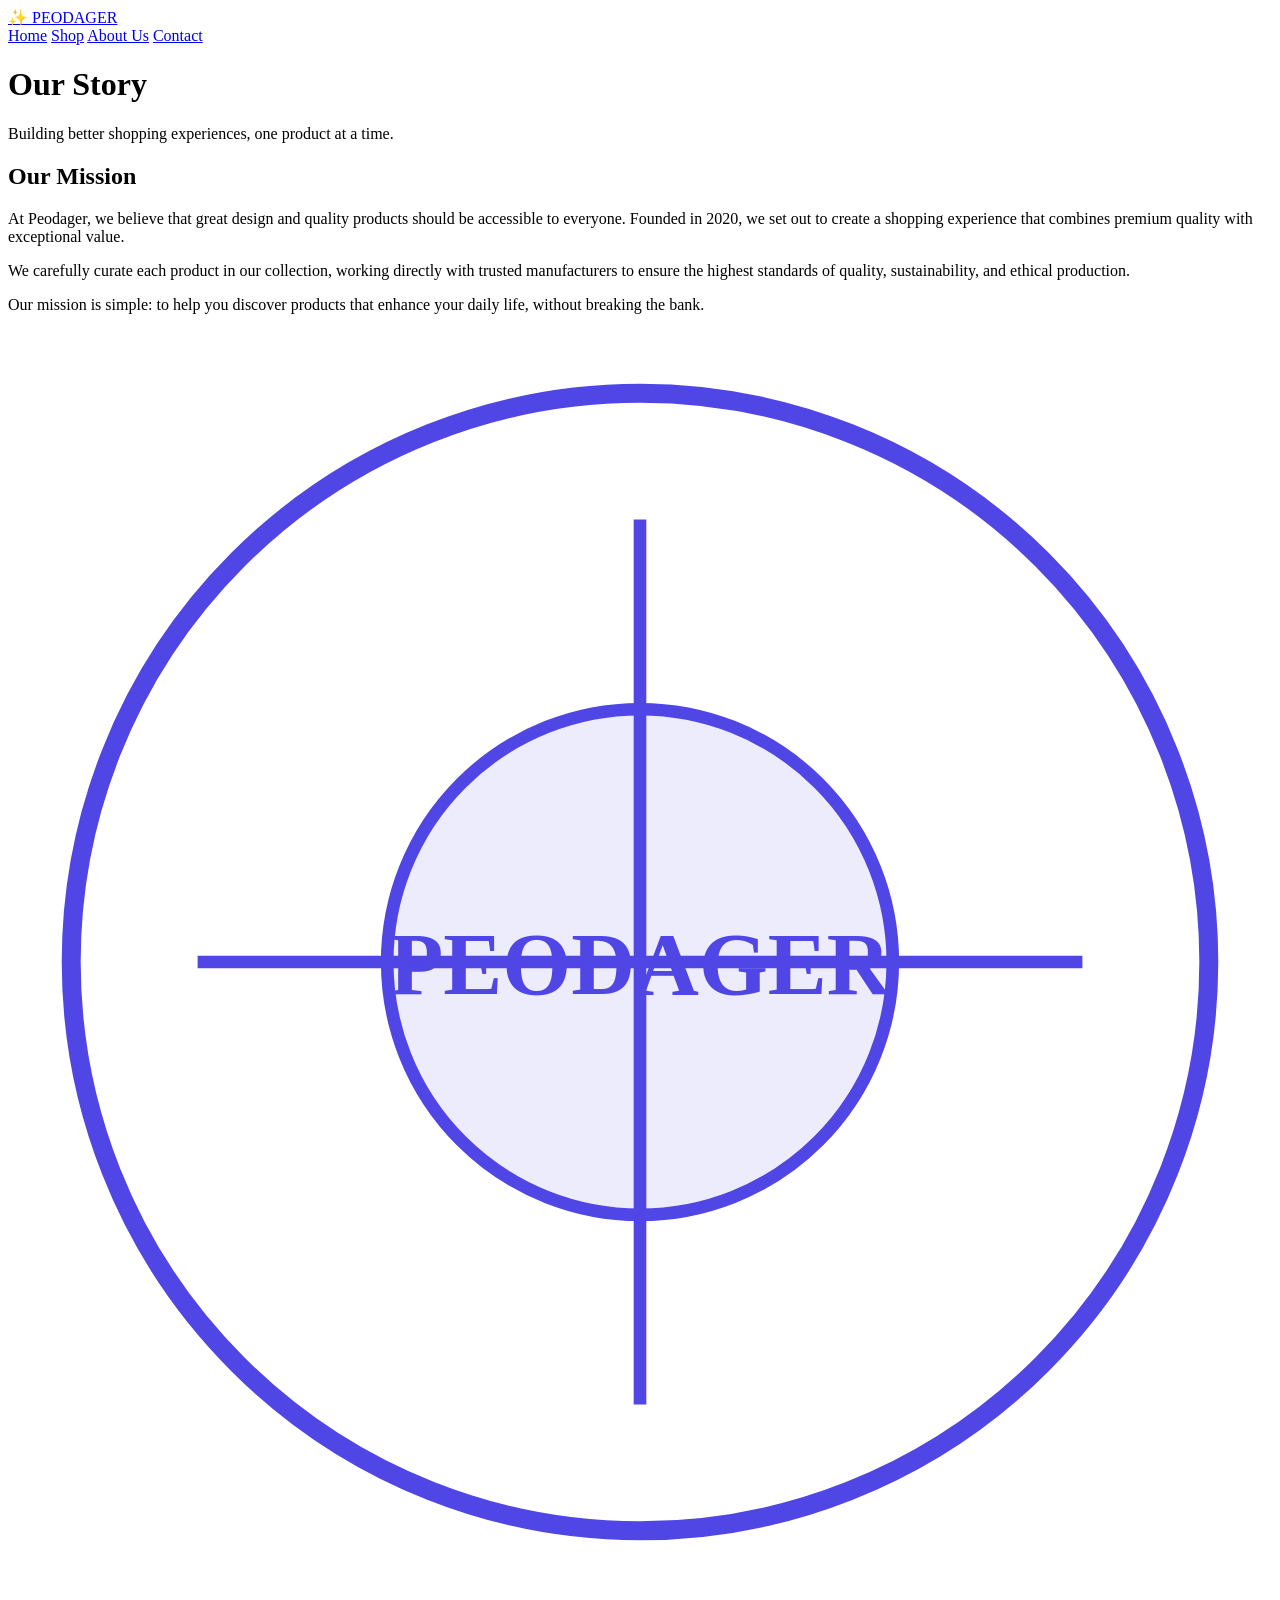
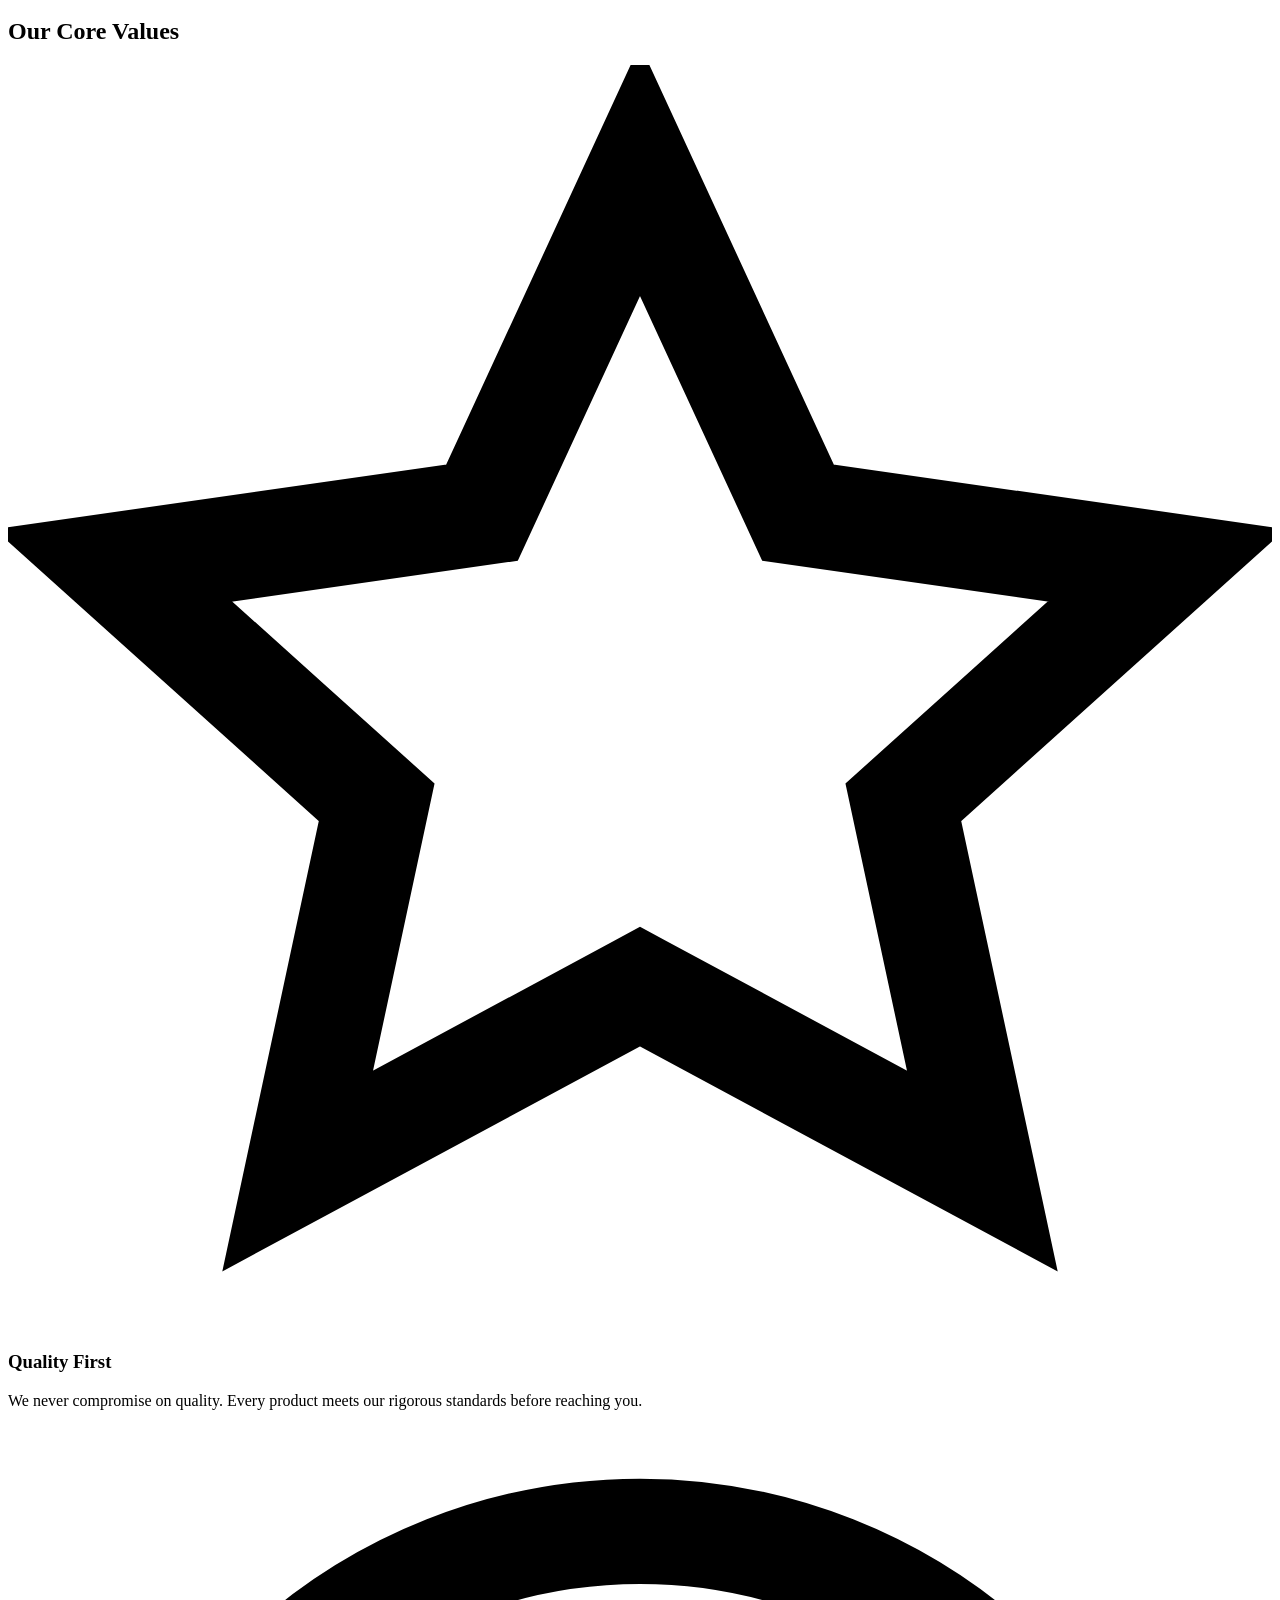
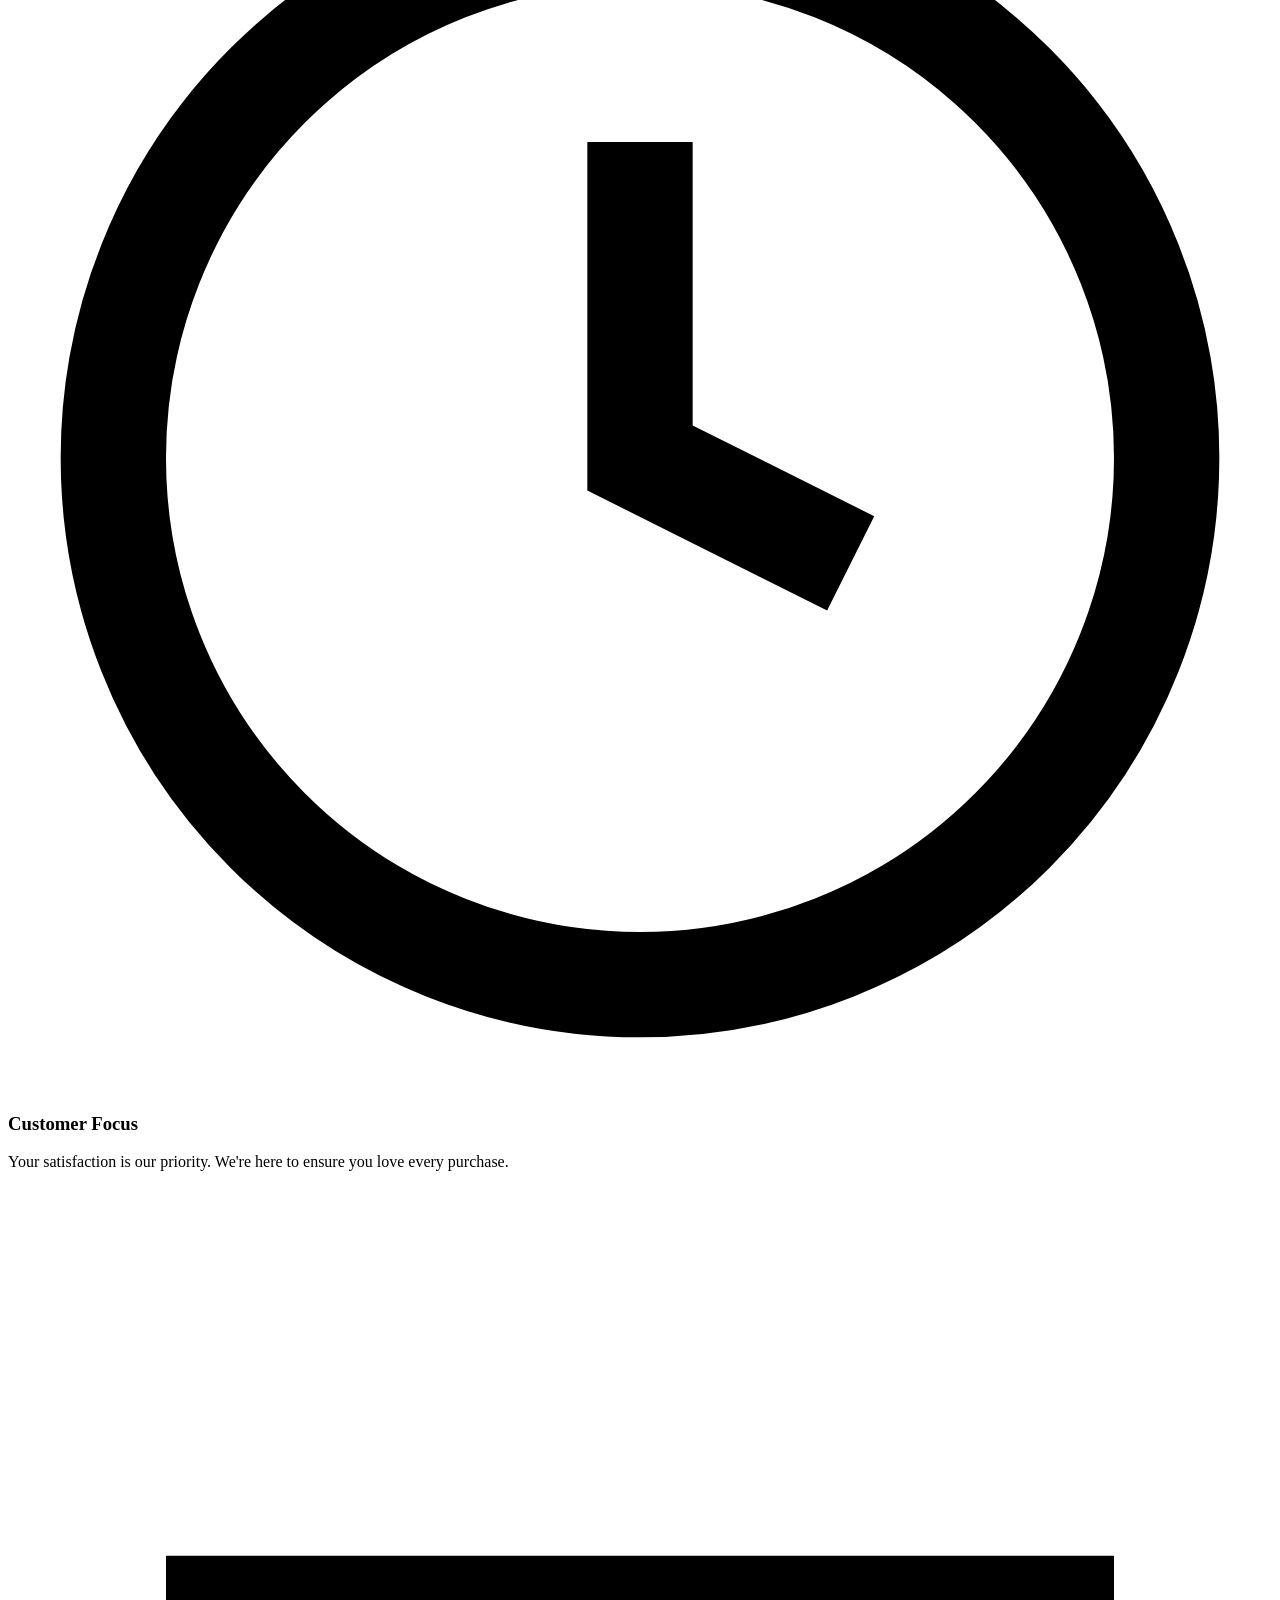
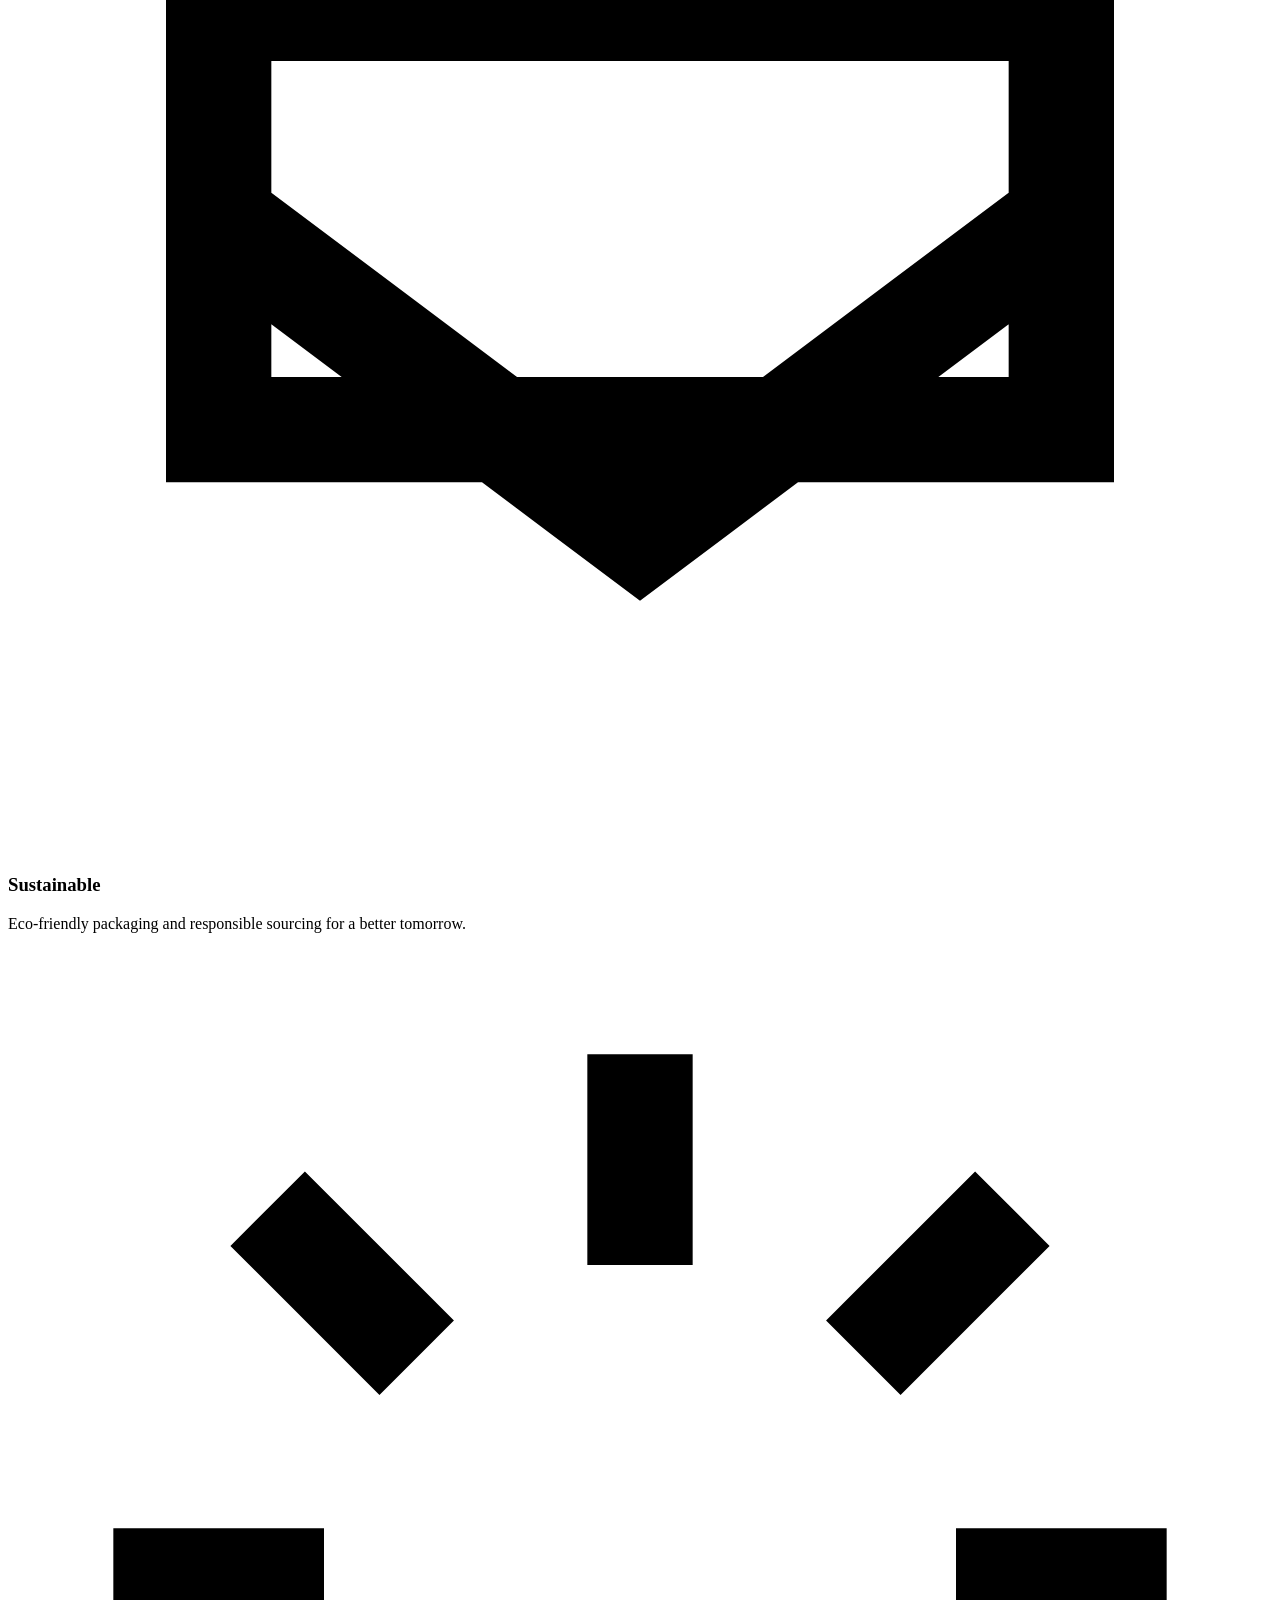
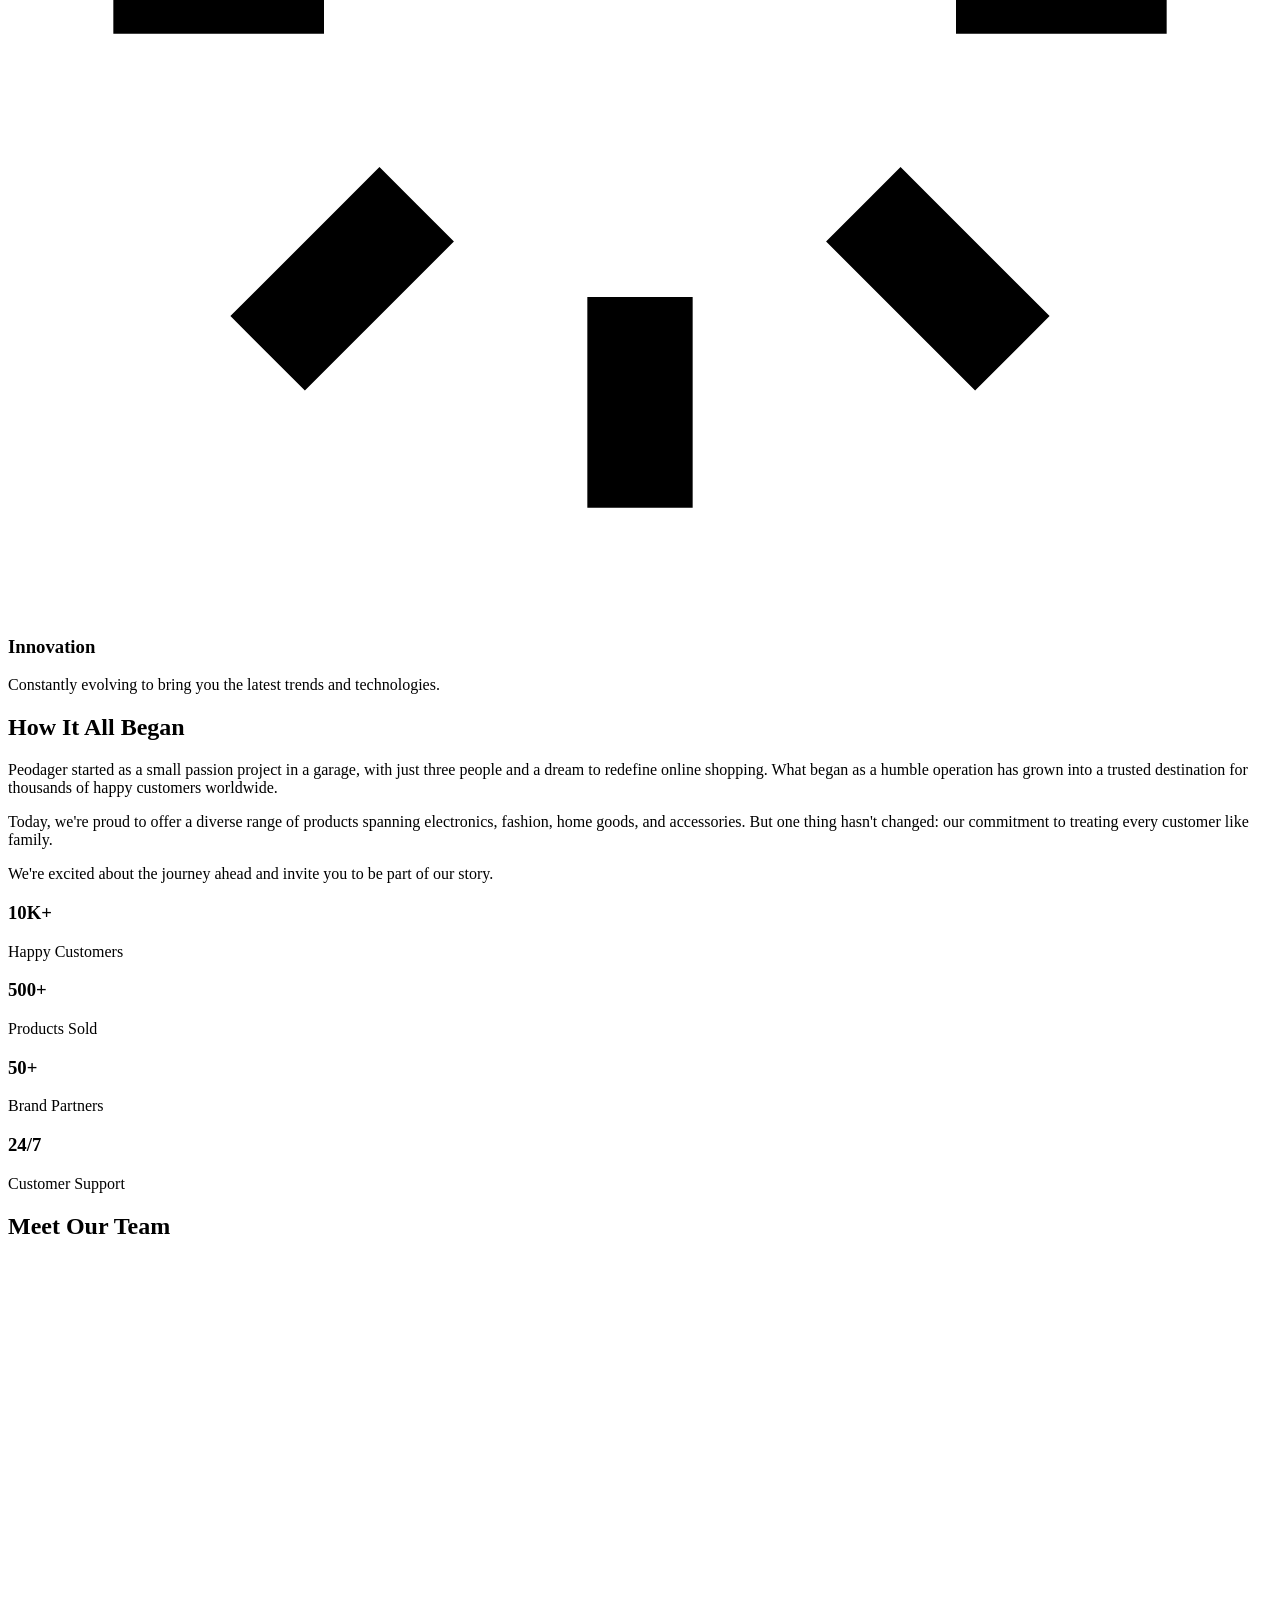
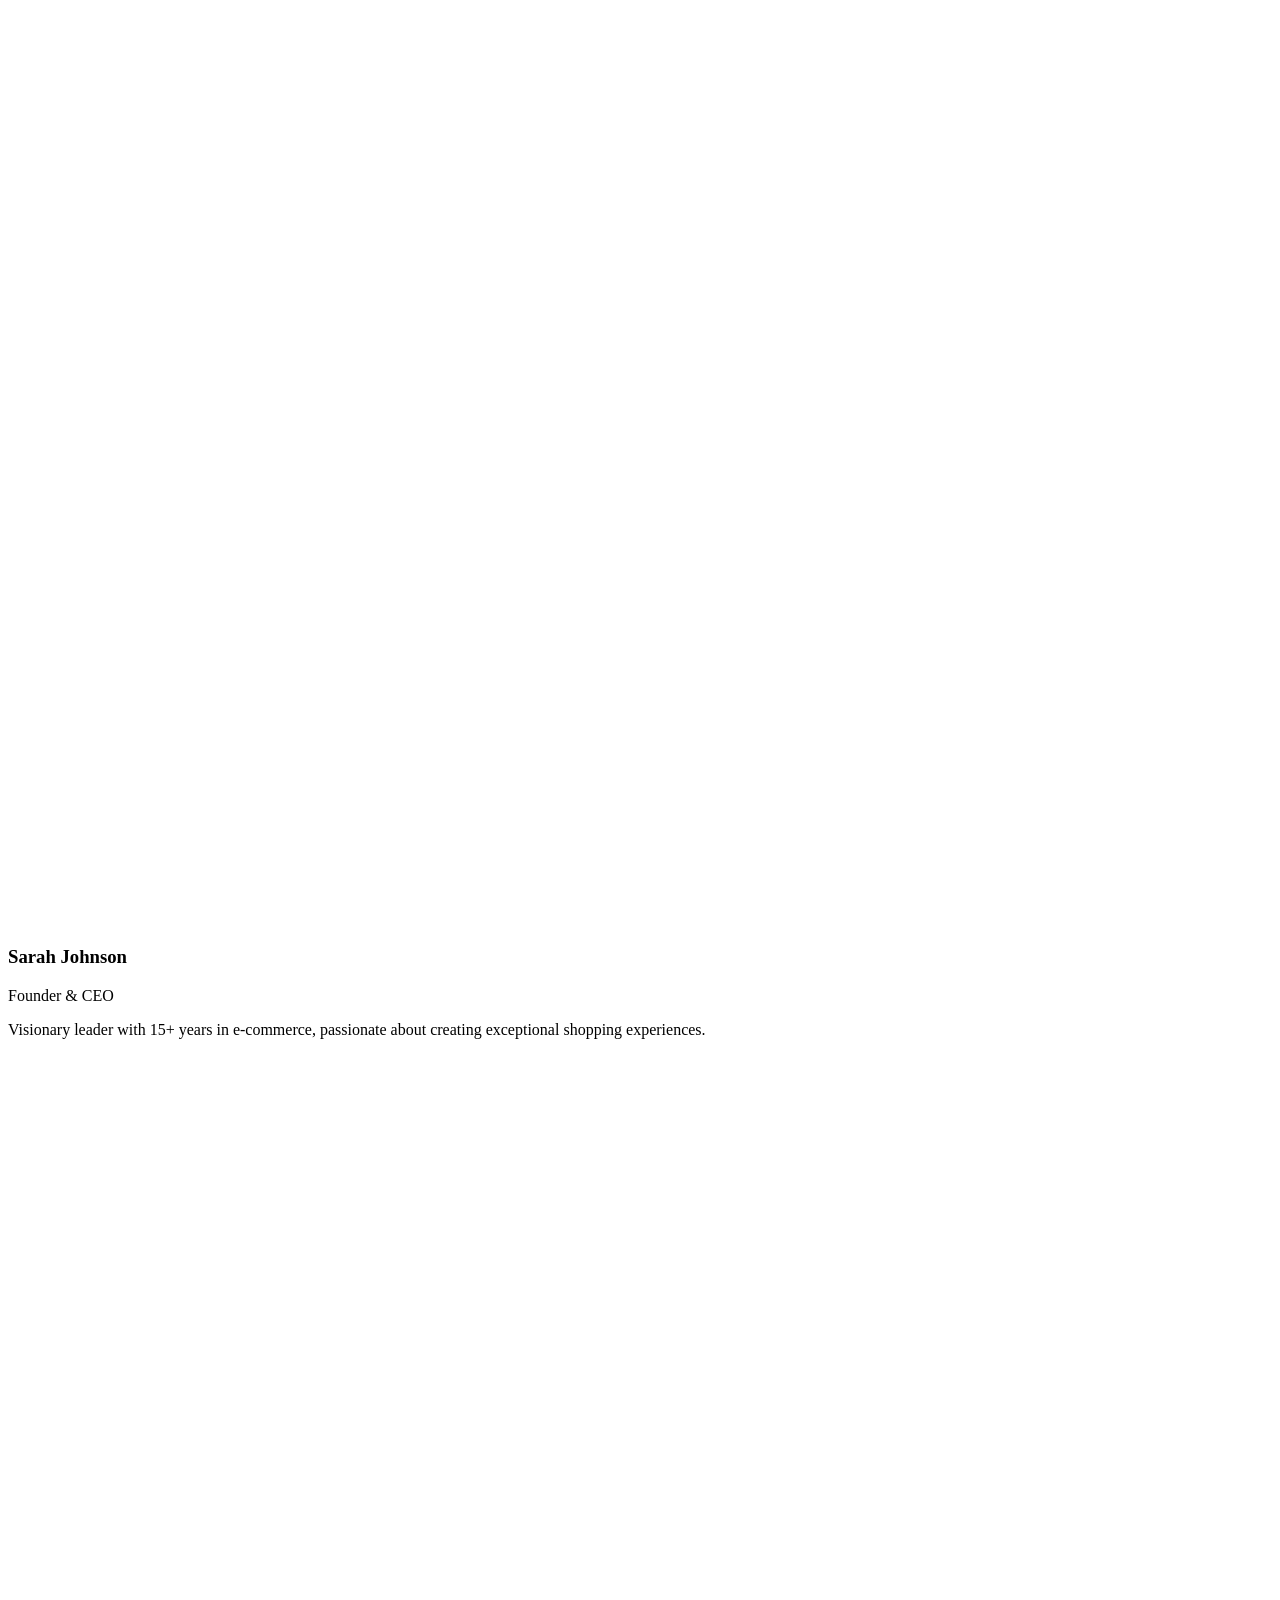
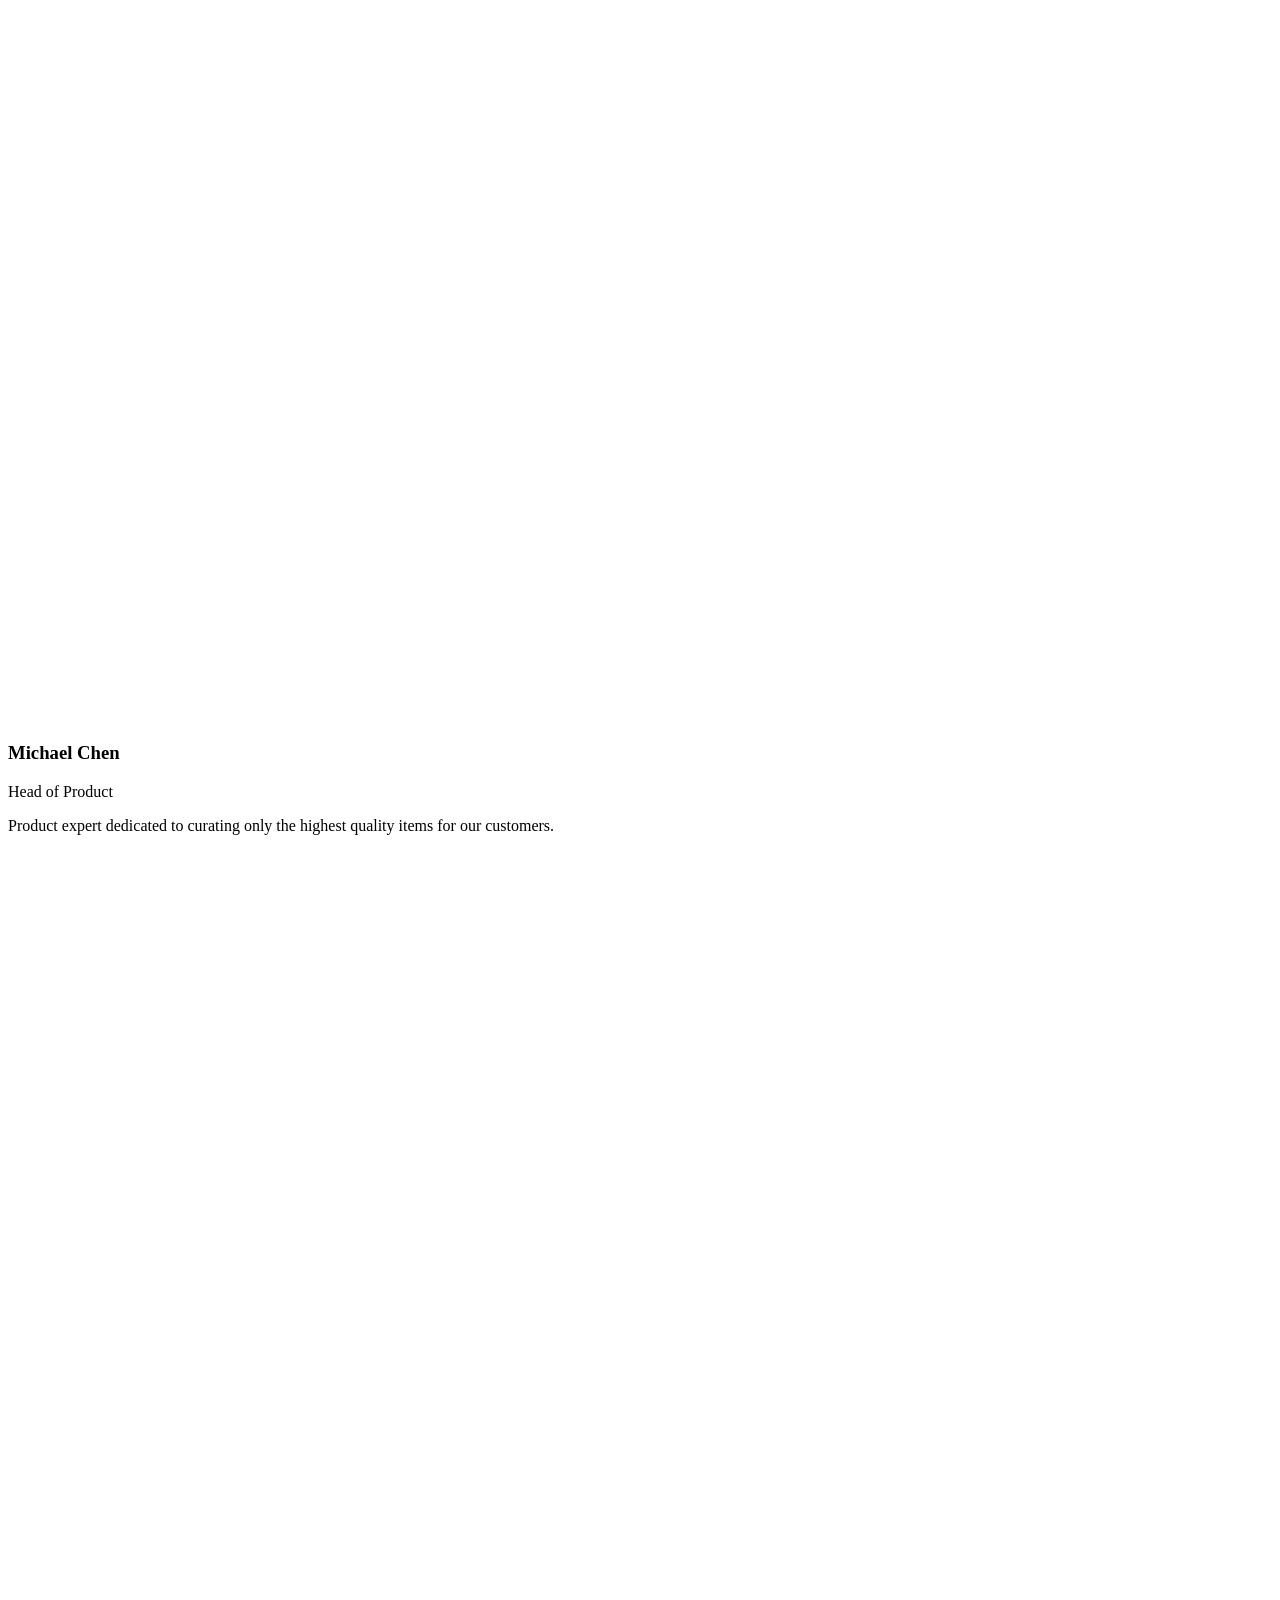
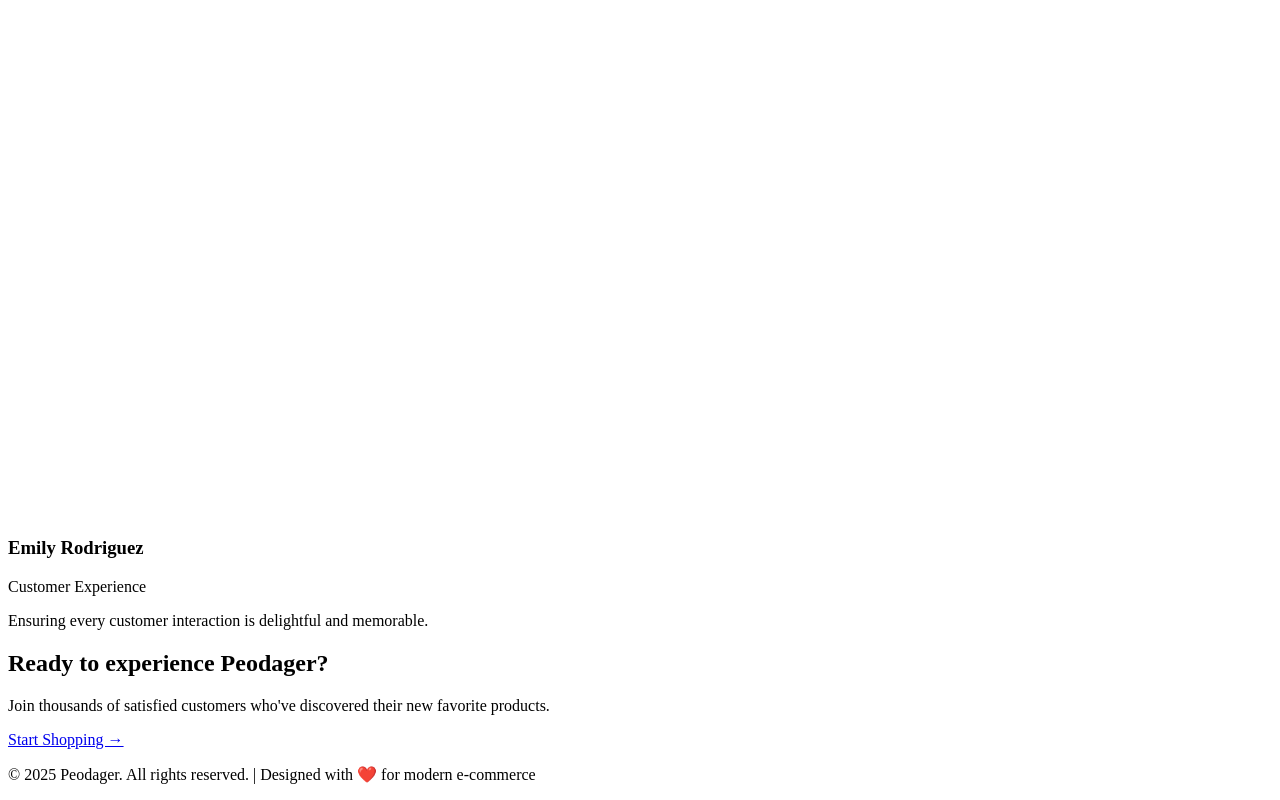
<file: html/contact-us.html>
<!DOCTYPE html>
<html lang="en">
<head>
    <meta charset="UTF-8">
    <meta name="viewport" content="width=device-width, initial-scale=1.0">
    <title>About Us | Peodager - Premium E-commerce</title>
    <style>
 
    </style>
</head>
<body>
    <!-- Navigation -->
    <nav class="navbar">
        <div class="nav-container">
            <a href="/" class="logo">✨ PEODAGER</a>
            <div class="nav-links">
                <a href="/">Home</a>
                <a href="/shop">Shop</a>
                <a href="/about" class="active">About Us</a>
                <a href="/contact">Contact</a>
            </div>
        </div>
    </nav>

    <!-- About Us Content -->
    <main class="about-container">
        <!-- Hero Section -->
        <div class="about-hero">
            <h1>Our Story</h1>
            <p class="tagline">Building better shopping experiences, one product at a time.</p>
        </div>

        <!-- Mission Section -->
        <div class="mission-section">
            <div class="mission-content">
                <h2>Our Mission</h2>
                <p>At Peodager, we believe that great design and quality products should be accessible to everyone. Founded in 2020, we set out to create a shopping experience that combines premium quality with exceptional value.</p>
                <p>We carefully curate each product in our collection, working directly with trusted manufacturers to ensure the highest standards of quality, sustainability, and ethical production.</p>
                <p>Our mission is simple: to help you discover products that enhance your daily life, without breaking the bank.</p>
            </div>
            <div class="mission-image">
                <svg viewBox="0 0 200 200" fill="none" xmlns="http://www.w3.org/2000/svg">
                    <circle cx="100" cy="100" r="90" stroke="#4f46e5" stroke-width="3" fill="none"/>
                    <path d="M100 30 L100 170 M30 100 L170 100" stroke="#4f46e5" stroke-width="2"/>
                    <circle cx="100" cy="100" r="40" fill="#4f46e5" fill-opacity="0.1" stroke="#4f46e5" stroke-width="2"/>
                    <path d="M100 60 L100 140 M60 100 L140 100" stroke="#4f46e5" stroke-width="1.5"/>
                    <text x="100" y="105" text-anchor="middle" fill="#4f46e5" font-size="14" font-weight="bold">PEODAGER</text>
                </svg>
            </div>
        </div>

        <!-- Values Section -->
        <div class="values-section">
            <h2>Our Core Values</h2>
            <div class="values-grid">
                <div class="value-card">
                    <div class="value-icon">
                        <svg viewBox="0 0 24 24" fill="none" stroke="currentColor" stroke-width="2">
                            <path d="M12 2L15 8.5L22 9.5L17 14L18.5 21L12 17.5L5.5 21L7 14L2 9.5L9 8.5L12 2Z"/>
                        </svg>
                    </div>
                    <h3>Quality First</h3>
                    <p>We never compromise on quality. Every product meets our rigorous standards before reaching you.</p>
                </div>
                <div class="value-card">
                    <div class="value-icon">
                        <svg viewBox="0 0 24 24" fill="none" stroke="currentColor" stroke-width="2">
                            <circle cx="12" cy="12" r="10"/>
                            <path d="M12 6v6l4 2"/>
                        </svg>
                    </div>
                    <h3>Customer Focus</h3>
                    <p>Your satisfaction is our priority. We're here to ensure you love every purchase.</p>
                </div>
                <div class="value-card">
                    <div class="value-icon">
                        <svg viewBox="0 0 24 24" fill="none" stroke="currentColor" stroke-width="2">
                            <path d="M20 12V8H4V12M20 12L12 18L4 12M20 12V16H4V12"/>
                        </svg>
                    </div>
                    <h3>Sustainable</h3>
                    <p>Eco-friendly packaging and responsible sourcing for a better tomorrow.</p>
                </div>
                <div class="value-card">
                    <div class="value-icon">
                        <svg viewBox="0 0 24 24" fill="none" stroke="currentColor" stroke-width="2">
                            <path d="M12 2v4M12 18v4M4.93 4.93l2.83 2.83M16.24 16.24l2.83 2.83M2 12h4M18 12h4M4.93 19.07l2.83-2.83M16.24 7.76l2.83-2.83"/>
                        </svg>
                    </div>
                    <h3>Innovation</h3>
                    <p>Constantly evolving to bring you the latest trends and technologies.</p>
                </div>
            </div>
        </div>

        <!-- Story Section -->
        <div class="story-section">
            <h2>How It All Began</h2>
            <div class="story-content">
                <p>Peodager started as a small passion project in a garage, with just three people and a dream to redefine online shopping. What began as a humble operation has grown into a trusted destination for thousands of happy customers worldwide.</p>
                <p>Today, we're proud to offer a diverse range of products spanning electronics, fashion, home goods, and accessories. But one thing hasn't changed: our commitment to treating every customer like family.</p>
                <p>We're excited about the journey ahead and invite you to be part of our story.</p>
            </div>
        </div>

        <!-- Stats Section -->
        <div class="stats-section">
            <div class="stat-item">
                <h3>10K+</h3>
                <p>Happy Customers</p>
            </div>
            <div class="stat-item">
                <h3>500+</h3>
                <p>Products Sold</p>
            </div>
            <div class="stat-item">
                <h3>50+</h3>
                <p>Brand Partners</p>
            </div>
            <div class="stat-item">
                <h3>24/7</h3>
                <p>Customer Support</p>
            </div>
        </div>

        <!-- Team Section -->
        <div class="team-section">
            <h2>Meet Our Team</h2>
            <div class="team-grid">
                <div class="team-card">
                    <div class="team-avatar">
                        <svg viewBox="0 0 24 24" fill="none" stroke="white" stroke-width="1.5">
                            <path d="M20 21v-2a4 4 0 0 0-4-4H8a4 4 0 0 0-4 4v2"/>
                            <circle cx="12" cy="7" r="4"/>
                        </svg>
                    </div>
                    <h3>Sarah Johnson</h3>
                    <div class="team-role">Founder & CEO</div>
                    <p class="team-bio">Visionary leader with 15+ years in e-commerce, passionate about creating exceptional shopping experiences.</p>
                </div>
                <div class="team-card">
                    <div class="team-avatar">
                        <svg viewBox="0 0 24 24" fill="none" stroke="white" stroke-width="1.5">
                            <path d="M20 21v-2a4 4 0 0 0-4-4H8a4 4 0 0 0-4 4v2"/>
                            <circle cx="12" cy="7" r="4"/>
                        </svg>
                    </div>
                    <h3>Michael Chen</h3>
                    <div class="team-role">Head of Product</div>
                    <p class="team-bio">Product expert dedicated to curating only the highest quality items for our customers.</p>
                </div>
                <div class="team-card">
                    <div class="team-avatar">
                        <svg viewBox="0 0 24 24" fill="none" stroke="white" stroke-width="1.5">
                            <path d="M20 21v-2a4 4 0 0 0-4-4H8a4 4 0 0 0-4 4v2"/>
                            <circle cx="12" cy="7" r="4"/>
                        </svg>
                    </div>
                    <h3>Emily Rodriguez</h3>
                    <div class="team-role">Customer Experience</div>
                    <p class="team-bio">Ensuring every customer interaction is delightful and memorable.</p>
                </div>
            </div>
        </div>

        <!-- CTA Section -->
        <div class="cta-section">
            <h2>Ready to experience Peodager?</h2>
            <p>Join thousands of satisfied customers who've discovered their new favorite products.</p>
            <a href="/shop" class="btn-primary">Start Shopping →</a>
        </div>
    </main>

    <!-- Footer -->
    <footer class="footer">
        <div class="footer-container">
            <div class="footer-bottom">
                <p>&copy; 2025 Peodager. All rights reserved. | Designed with ❤️ for modern e-commerce</p>
            </div>
        </div>
    </footer>
</body>
</html>
</file>
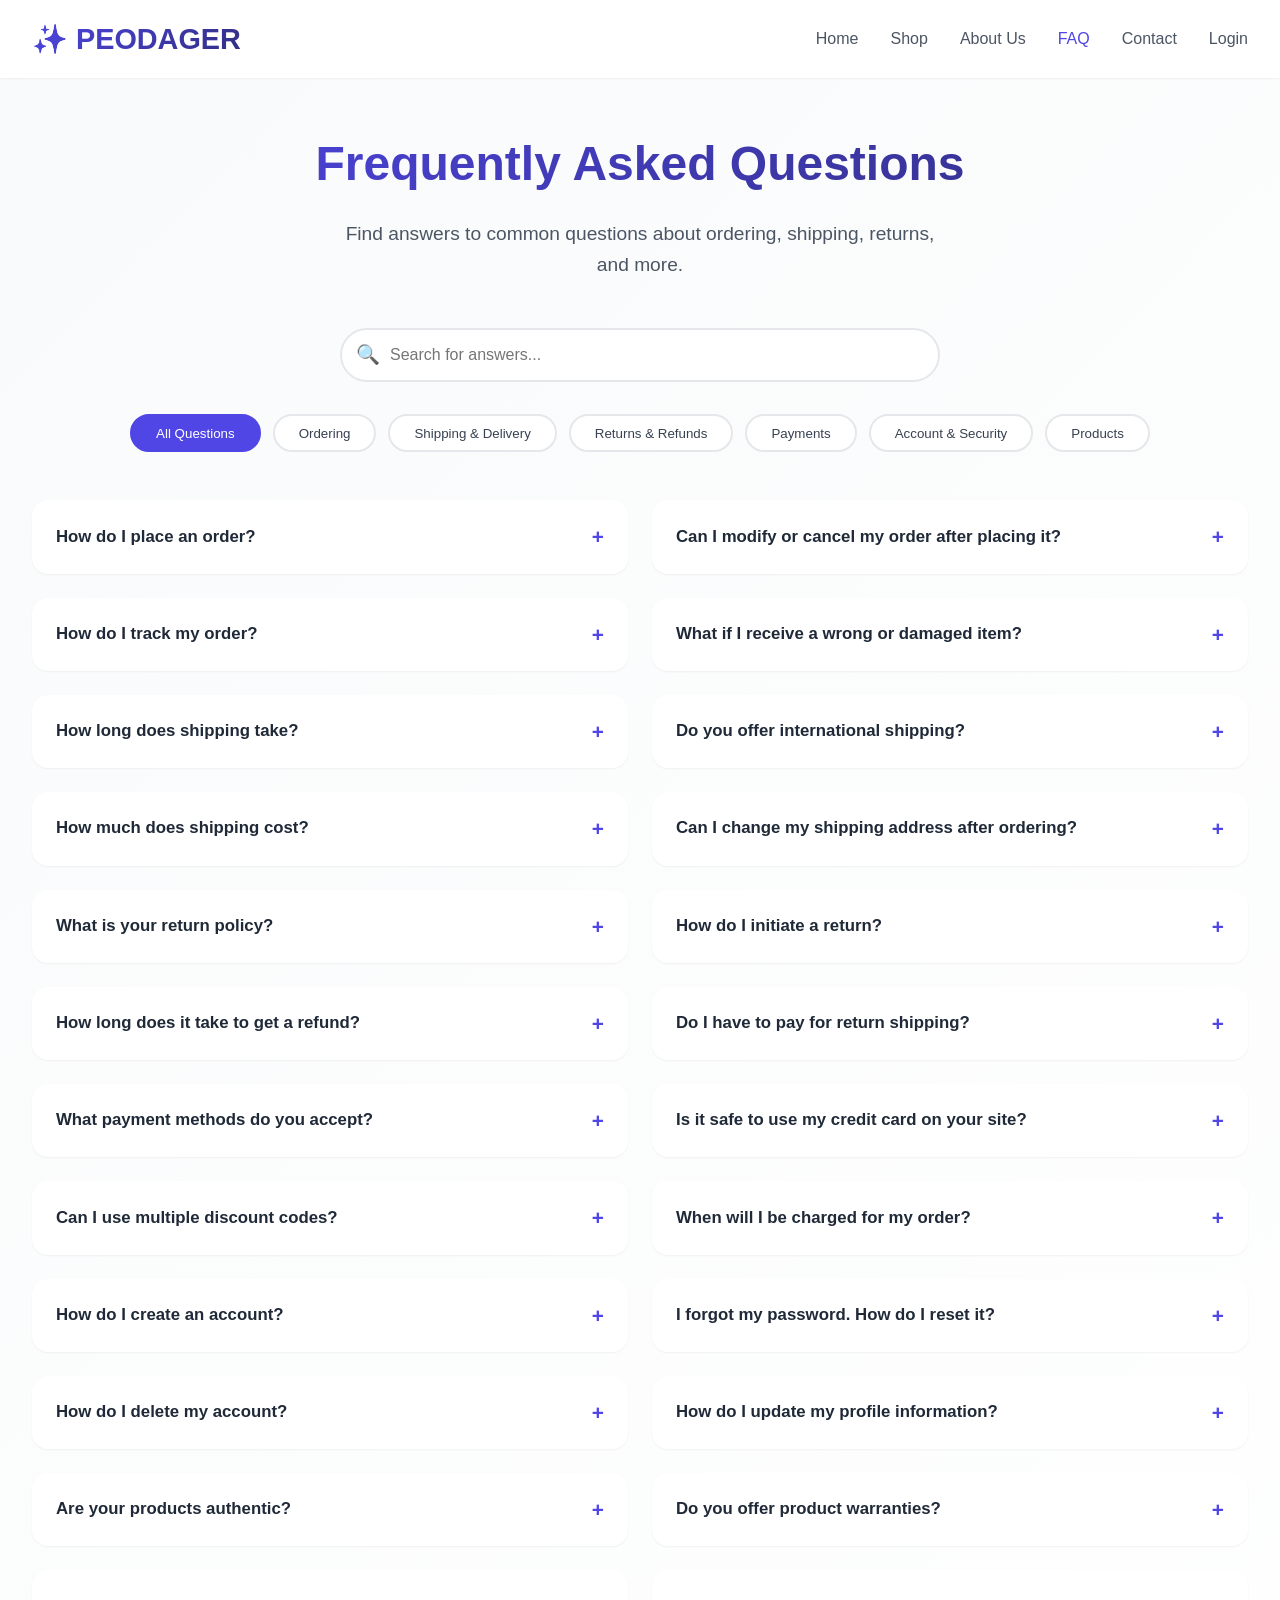
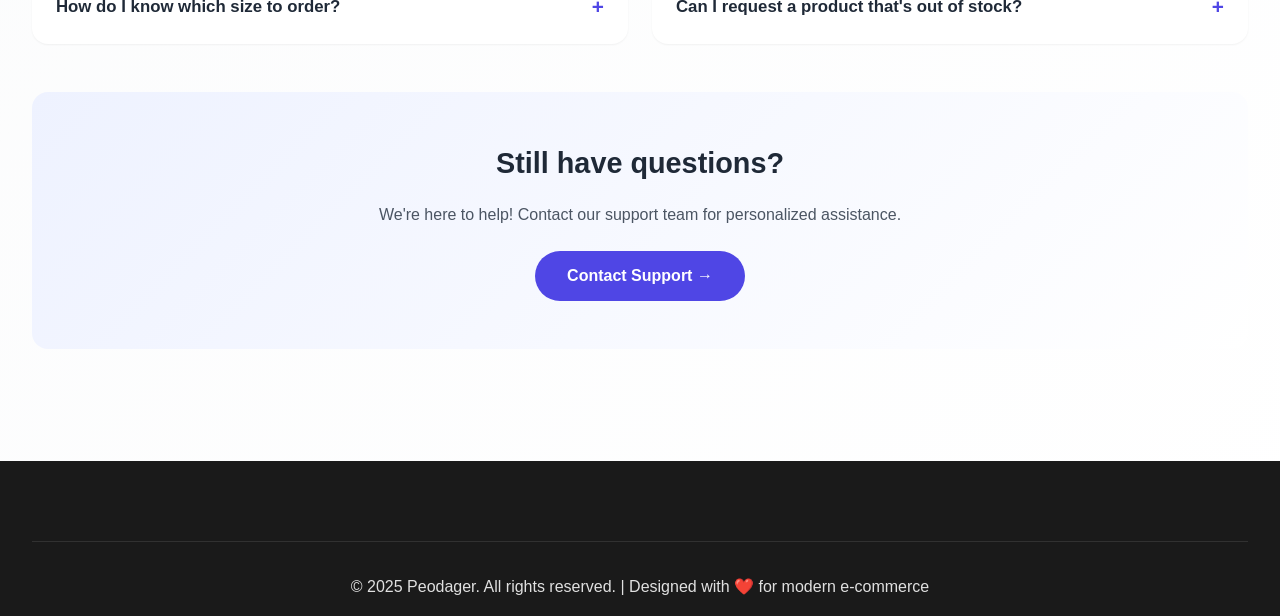
<file: html/faq.html>
<!DOCTYPE html>
<html lang="en">
<head>
    <meta charset="UTF-8">
    <meta name="viewport" content="width=device-width, initial-scale=1.0, viewport-fit=cover">
    <title>FAQ | Peodager - Frequently Asked Questions</title>
    <style>
        /* ============================================
           FAQ PAGE STYLES
        ============================================ */
        * {
            margin: 0;
            padding: 0;
            box-sizing: border-box;
        }

        :root {
            --indigo-50: #eef2ff;
            --indigo-100: #e0e7ff;
            --indigo-600: #4f46e5;
            --indigo-700: #4338ca;
            --indigo-900: #312e81;
            --gray-50: #f9fafb;
            --gray-100: #f3f4f6;
            --gray-200: #e5e7eb;
            --gray-600: #4b5563;
            --gray-700: #374151;
            --gray-800: #1f2937;
            --gray-900: #111827;
            --white: #ffffff;
            --shadow-sm: 0 1px 2px 0 rgba(0, 0, 0, 0.05);
            --shadow-md: 0 4px 6px -1px rgba(0, 0, 0, 0.1);
            --shadow-lg: 0 10px 15px -3px rgba(0, 0, 0, 0.1);
            --radius-lg: 1rem;
            --radius-md: 0.75rem;
            --radius-sm: 0.5rem;
        }

        body {
            font-family: 'Inter', -apple-system, BlinkMacSystemFont, 'Segoe UI', Roboto, sans-serif;
            background: linear-gradient(135deg, var(--gray-50) 0%, var(--white) 100%);
            color: var(--gray-800);
            line-height: 1.6;
        }

        /* Navbar */
        .navbar {
            background: var(--white);
            box-shadow: var(--shadow-sm);
            position: sticky;
            top: 0;
            z-index: 100;
            backdrop-filter: blur(10px);
            background: rgba(255, 255, 255, 0.95);
        }

        .nav-container {
            max-width: 1280px;
            margin: 0 auto;
            padding: 1rem 2rem;
            display: flex;
            justify-content: space-between;
            align-items: center;
            flex-wrap: wrap;
            gap: 1rem;
        }

        .logo {
            font-size: 1.8rem;
            font-weight: 800;
            background: linear-gradient(135deg, var(--indigo-600), var(--indigo-900));
            -webkit-background-clip: text;
            background-clip: text;
            color: transparent;
            text-decoration: none;
        }

        .nav-links {
            display: flex;
            gap: 2rem;
            align-items: center;
            flex-wrap: wrap;
        }

        .nav-links a {
            text-decoration: none;
            color: var(--gray-600);
            font-weight: 500;
            transition: color 0.2s;
        }

        .nav-links a:hover,
        .nav-links a.active {
            color: var(--indigo-600);
        }

        /* Main Content */
        .faq-container {
            max-width: 1280px;
            margin: 0 auto;
            padding: 3rem 2rem;
        }

        /* Hero Section */
        .faq-hero {
            text-align: center;
            margin-bottom: 3rem;
        }

        .faq-hero h1 {
            font-size: 3rem;
            font-weight: 800;
            background: linear-gradient(135deg, var(--indigo-600), var(--indigo-900));
            -webkit-background-clip: text;
            background-clip: text;
            color: transparent;
            margin-bottom: 1rem;
        }

        .faq-hero p {
            font-size: 1.2rem;
            color: var(--gray-600);
            max-width: 600px;
            margin: 0 auto;
        }

        /* Search Bar */
        .faq-search {
            max-width: 600px;
            margin: 2rem auto;
            position: relative;
        }

        .faq-search input {
            width: 100%;
            padding: 1rem 1rem 1rem 3rem;
            border: 2px solid var(--gray-200);
            border-radius: 3rem;
            font-size: 1rem;
            transition: all 0.3s;
            font-family: inherit;
        }

        .faq-search input:focus {
            outline: none;
            border-color: var(--indigo-600);
            box-shadow: 0 0 0 3px rgba(79, 70, 229, 0.1);
        }

        .faq-search::before {
            content: '🔍';
            position: absolute;
            left: 1rem;
            top: 50%;
            transform: translateY(-50%);
            font-size: 1.2rem;
            color: var(--gray-600);
        }

        .search-results-count {
            text-align: center;
            margin-top: 0.5rem;
            font-size: 0.9rem;
            color: var(--gray-600);
        }

        /* Category Tabs */
        .category-tabs {
            display: flex;
            flex-wrap: wrap;
            gap: 0.75rem;
            justify-content: center;
            margin-bottom: 3rem;
        }

        .category-btn {
            padding: 0.6rem 1.5rem;
            background: var(--white);
            border: 2px solid var(--gray-200);
            border-radius: 2rem;
            font-weight: 500;
            cursor: pointer;
            transition: all 0.3s;
            color: var(--gray-700);
        }

        .category-btn:hover {
            border-color: var(--indigo-600);
            color: var(--indigo-600);
        }

        .category-btn.active {
            background: var(--indigo-600);
            border-color: var(--indigo-600);
            color: white;
        }

        /* FAQ Grid */
        .faq-grid {
            display: grid;
            grid-template-columns: repeat(auto-fit, minmax(500px, 1fr));
            gap: 1.5rem;
            margin-bottom: 3rem;
        }

        /* FAQ Item */
        .faq-item {
            background: var(--white);
            border-radius: var(--radius-lg);
            box-shadow: var(--shadow-sm);
            overflow: hidden;
            transition: all 0.3s;
        }

        .faq-item:hover {
            box-shadow: var(--shadow-md);
        }

        .faq-question {
            padding: 1.25rem 1.5rem;
            cursor: pointer;
            display: flex;
            justify-content: space-between;
            align-items: center;
            font-weight: 600;
            font-size: 1.05rem;
            color: var(--gray-800);
            transition: background 0.3s;
        }

        .faq-question:hover {
            background: var(--gray-50);
        }

        .faq-question .icon {
            font-size: 1.3rem;
            transition: transform 0.3s;
            color: var(--indigo-600);
        }

        .faq-item.active .faq-question .icon {
            transform: rotate(45deg);
        }

        .faq-answer {
            max-height: 0;
            overflow: hidden;
            transition: max-height 0.3s ease;
            padding: 0 1.5rem;
        }

        .faq-item.active .faq-answer {
            max-height: 500px;
            padding: 0 1.5rem 1.25rem 1.5rem;
        }

        .faq-answer p {
            color: var(--gray-600);
            line-height: 1.7;
        }

        .faq-answer ul, 
        .faq-answer ol {
            margin: 0.5rem 0 0.5rem 1.5rem;
            color: var(--gray-600);
        }

        .faq-answer li {
            margin: 0.25rem 0;
        }

        /* No Results */
        .no-results {
            text-align: center;
            padding: 3rem;
            background: var(--white);
            border-radius: var(--radius-lg);
            margin-bottom: 3rem;
        }

        .no-results h3 {
            color: var(--gray-800);
            margin-bottom: 0.5rem;
        }

        .no-results p {
            color: var(--gray-600);
        }

        /* Contact Support */
        .contact-support {
            background: linear-gradient(135deg, var(--indigo-50), var(--white));
            border-radius: var(--radius-lg);
            padding: 3rem;
            text-align: center;
            margin-top: 2rem;
        }

        .contact-support h2 {
            font-size: 1.8rem;
            color: var(--gray-800);
            margin-bottom: 1rem;
        }

        .contact-support p {
            color: var(--gray-600);
            margin-bottom: 1.5rem;
        }

        .btn-primary {
            background: var(--indigo-600);
            color: white;
            border: none;
            padding: 0.75rem 2rem;
            border-radius: 2rem;
            font-weight: 600;
            cursor: pointer;
            text-decoration: none;
            display: inline-block;
            transition: all 0.3s;
        }

        .btn-primary:hover {
            background: var(--indigo-700);
            transform: translateY(-2px);
            box-shadow: var(--shadow-md);
        }

        /* Footer */
        .footer {
            background: #1a1a1a;
            color: #e0e0e0;
            padding: 3rem 2rem 1rem;
            margin-top: 4rem;
        }

        .footer-container {
            max-width: 1280px;
            margin: 0 auto;
        }

        .footer-bottom {
            text-align: center;
            padding-top: 2rem;
            border-top: 1px solid rgba(255, 255, 255, 0.1);
            margin-top: 2rem;
        }

        /* Toast */
        .toast {
            position: fixed;
            bottom: 2rem;
            right: 2rem;
            background: var(--gray-900);
            color: white;
            padding: 0.75rem 1.5rem;
            border-radius: 2rem;
            z-index: 1000;
            animation: slideIn 0.3s ease;
        }

        @keyframes slideIn {
            from {
                opacity: 0;
                transform: translateX(100px);
            }
            to {
                opacity: 1;
                transform: translateX(0);
            }
        }

        /* Responsive */
        @media (max-width: 768px) {
            .faq-container {
                padding: 2rem 1rem;
            }

            .faq-hero h1 {
                font-size: 2rem;
            }

            .faq-grid {
                grid-template-columns: 1fr;
            }

            .category-tabs {
                gap: 0.5rem;
            }

            .category-btn {
                padding: 0.4rem 1rem;
                font-size: 0.9rem;
            }

            .nav-container {
                flex-direction: column;
            }

            .contact-support {
                padding: 2rem;
            }
        }

        @media (max-width: 480px) {
            .faq-question {
                font-size: 0.95rem;
                padding: 1rem;
            }
        }
    </style>
</head>
<body>
    <!-- Navigation -->
    <nav class="navbar">
        <div class="nav-container">
            <a href="index.html" class="logo">✨ PEODAGER</a>
            <div class="nav-links">
                <a href="index.html">Home</a>
                <a href="shop.html">Shop</a>
                <a href="about.html">About Us</a>
                <a href="faq.html" class="active">FAQ</a>
                <a href="contact.html">Contact</a>
                <a href="login.html">Login</a>
            </div>
        </div>
    </nav>

    <!-- Main Content -->
    <main class="faq-container">
        <!-- Hero Section -->
        <div class="faq-hero">
            <h1>Frequently Asked Questions</h1>
            <p>Find answers to common questions about ordering, shipping, returns, and more.</p>
        </div>

        <!-- Search Bar -->
        <div class="faq-search">
            <input type="text" id="searchFaq" placeholder="Search for answers...">
            <div class="search-results-count" id="searchResultsCount"></div>
        </div>

        <!-- Category Tabs -->
        <div class="category-tabs" id="categoryTabs">
            <button class="category-btn active" data-category="all">All Questions</button>
            <button class="category-btn" data-category="ordering">Ordering</button>
            <button class="category-btn" data-category="shipping">Shipping & Delivery</button>
            <button class="category-btn" data-category="returns">Returns & Refunds</button>
            <button class="category-btn" data-category="payment">Payments</button>
            <button class="category-btn" data-category="account">Account & Security</button>
            <button class="category-btn" data-category="products">Products</button>
        </div>

        <!-- FAQ Grid -->
        <div id="faqGrid" class="faq-grid"></div>

        <!-- No Results Message -->
        <div id="noResults" class="no-results" style="display: none;">
            <h3>🔍 No matching questions found</h3>
            <p>Try different keywords or browse through the categories above.</p>
        </div>

        <!-- Contact Support -->
        <div class="contact-support">
            <h2>Still have questions?</h2>
            <p>We're here to help! Contact our support team for personalized assistance.</p>
            <a href="contact.html" class="btn-primary">Contact Support →</a>
        </div>
    </main>

    <!-- Footer -->
    <footer class="footer">
        <div class="footer-container">
            <div class="footer-bottom">
                <p>&copy; 2025 Peodager. All rights reserved. | Designed with ❤️ for modern e-commerce</p>
            </div>
        </div>
    </footer>

    <script>
        // ============================================
        // FAQ DATA
        // ============================================
        const faqData = [
            // Ordering
            {
                id: 1,
                question: "How do I place an order?",
                answer: "Placing an order is easy! Simply browse our products, click 'Add to Cart' on items you like, then click the cart icon to review your order. Click 'Proceed to Checkout', fill in your details, and complete your purchase. You'll receive an order confirmation via email.",
                category: "ordering"
            },
            {
                id: 2,
                question: "Can I modify or cancel my order after placing it?",
                answer: "Orders can be modified or cancelled within 1 hour of placement. Please contact our customer support immediately with your order number. After 1 hour, orders are processed for shipping and cannot be changed.",
                category: "ordering"
            },
            {
                id: 3,
                question: "How do I track my order?",
                answer: "Once your order ships, you'll receive a tracking number via email. You can also track your order by logging into your account and visiting the 'My Orders' section. Tracking updates may take 24-48 hours to appear.",
                category: "ordering"
            },
            {
                id: 4,
                question: "What if I receive a wrong or damaged item?",
                answer: "We're sorry to hear that! Contact our support team within 48 hours of delivery with your order number and photos of the item. We'll arrange for a replacement or refund immediately.",
                category: "ordering"
            },

            // Shipping
            {
                id: 5,
                question: "How long does shipping take?",
                answer: "Standard shipping takes 3-5 business days. Express shipping takes 1-2 business days. Delivery times may vary based on your location and during peak seasons.",
                category: "shipping"
            },
            {
                id: 6,
                question: "Do you offer international shipping?",
                answer: "Yes! We ship to over 50 countries worldwide. International shipping typically takes 7-14 business days. Shipping costs and delivery times vary by destination.",
                category: "shipping"
            },
            {
                id: 7,
                question: "How much does shipping cost?",
                answer: "Shipping costs are calculated at checkout based on your location and selected shipping method. Orders over $50 qualify for free standard shipping within Nigeria.",
                category: "shipping"
            },
            {
                id: 8,
                question: "Can I change my shipping address after ordering?",
                answer: "Address changes are only possible within 1 hour of order placement. Contact support immediately with your order number and correct address.",
                category: "shipping"
            },

            // Returns
            {
                id: 9,
                question: "What is your return policy?",
                answer: "We offer a 30-day return policy for unused items in original packaging. Items must be returned within 30 days of delivery. Some items like personalized products are non-returnable.",
                category: "returns"
            },
            {
                id: 10,
                question: "How do I initiate a return?",
                answer: "To initiate a return: 1) Log into your account, 2) Go to 'My Orders', 3) Select the order and click 'Return Item', 4) Follow the instructions. You'll receive a return label via email.",
                category: "returns"
            },
            {
                id: 11,
                question: "How long does it take to get a refund?",
                answer: "Refunds are processed within 5-7 business days after we receive and inspect your return. The refund will be credited to your original payment method.",
                category: "returns"
            },
            {
                id: 12,
                question: "Do I have to pay for return shipping?",
                answer: "Return shipping is free for defective or wrong items. For other returns, the customer is responsible for return shipping costs unless you purchased return protection.",
                category: "returns"
            },

            // Payments
            {
                id: 13,
                question: "What payment methods do you accept?",
                answer: "We accept Visa, Mastercard, American Express, PayPal, Apple Pay, Google Pay, and bank transfers. All payments are securely processed.",
                category: "payment"
            },
            {
                id: 14,
                question: "Is it safe to use my credit card on your site?",
                answer: "Absolutely! We use industry-standard SSL encryption and PCI-compliant payment processing. Your payment information is never stored on our servers.",
                category: "payment"
            },
            {
                id: 15,
                question: "Can I use multiple discount codes?",
                answer: "Only one discount code can be applied per order. Some exclusions may apply to certain products or promotions.",
                category: "payment"
            },
            {
                id: 16,
                question: "When will I be charged for my order?",
                answer: "Your payment method is charged immediately upon order confirmation. For pre-orders, you're charged at the time of purchase.",
                category: "payment"
            },

            // Account
            {
                id: 17,
                question: "How do I create an account?",
                answer: "Click the 'Login' icon at the top right and select 'Sign Up'. Enter your name, email, and password to create your account. You can also sign up during checkout.",
                category: "account"
            },
            {
                id: 18,
                question: "I forgot my password. How do I reset it?",
                answer: "Click 'Forgot Password' on the login page and enter your email address. You'll receive a password reset link. Click the link and follow the instructions to create a new password.",
                category: "account"
            },
            {
                id: 19,
                question: "How do I delete my account?",
                answer: "To delete your account, contact our support team with your account email. Account deletion is permanent and removes all your order history and saved information.",
                category: "account"
            },
            {
                id: 20,
                question: "How do I update my profile information?",
                answer: "Log into your account, go to 'Account Settings', and update your name, email, phone number, or address. Don't forget to save your changes.",
                category: "account"
            },

            // Products
            {
                id: 21,
                question: "Are your products authentic?",
                answer: "Yes! All our products are 100% authentic and sourced directly from authorized manufacturers. We never sell counterfeit or replica items.",
                category: "products"
            },
            {
                id: 22,
                question: "Do you offer product warranties?",
                answer: "Most products come with a 1-year manufacturer warranty. Some electronics and premium items have extended warranties. Check the product page for specific warranty information.",
                category: "products"
            },
            {
                id: 23,
                question: "How do I know which size to order?",
                answer: "Each product has a detailed size chart. Measure yourself and compare to the chart. If between sizes, we recommend sizing up. Customer reviews often mention sizing fit.",
                category: "products"
            },
            {
                id: 24,
                question: "Can I request a product that's out of stock?",
                answer: "Yes! Click 'Notify Me When Available' on the product page and enter your email. You'll be notified immediately when the product is back in stock.",
                category: "products"
            }
        ];

        // Current state
        let currentCategory = "all";
        let searchTerm = "";

        // Render FAQ items
        function renderFaqs() {
            let filteredFaqs = faqData;
            
            // Filter by category
            if (currentCategory !== "all") {
                filteredFaqs = filteredFaqs.filter(faq => faq.category === currentCategory);
            }
            
            // Filter by search term
            if (searchTerm) {
                const term = searchTerm.toLowerCase();
                filteredFaqs = filteredFaqs.filter(faq => 
                    faq.question.toLowerCase().includes(term) || 
                    faq.answer.toLowerCase().includes(term)
                );
            }
            
            // Update search results count
            const countSpan = document.getElementById('searchResultsCount');
            if (searchTerm) {
                countSpan.textContent = `Found ${filteredFaqs.length} result${filteredFaqs.length !== 1 ? 's' : ''}`;
            } else {
                countSpan.textContent = '';
            }
            
            // Show/hide no results
            const noResultsDiv = document.getElementById('noResults');
            const faqGrid = document.getElementById('faqGrid');
            
            if (filteredFaqs.length === 0) {
                faqGrid.style.display = 'none';
                noResultsDiv.style.display = 'block';
                return;
            }
            
            faqGrid.style.display = 'grid';
            noResultsDiv.style.display = 'none';
            
            // Render FAQ items
            faqGrid.innerHTML = filteredFaqs.map(faq => `
                <div class="faq-item" data-category="${faq.category}" data-id="${faq.id}">
                    <div class="faq-question" onclick="toggleFaq(${faq.id})">
                        <span>${faq.question}</span>
                        <span class="icon">+</span>
                    </div>
                    <div class="faq-answer">
                        <p>${faq.answer}</p>
                    </div>
                </div>
            `).join('');
        }

        // Toggle FAQ answer
        function toggleFaq(id) {
            const faqItem = document.querySelector(`.faq-item[data-id="${id}"]`);
            if (faqItem) {
                faqItem.classList.toggle('active');
            }
        }

        // Search functionality with debounce
        let searchTimeout;
        function handleSearch() {
            clearTimeout(searchTimeout);
            searchTimeout = setTimeout(() => {
                searchTerm = document.getElementById('searchFaq').value;
                renderFaqs();
                // Close all open FAQs when searching
                document.querySelectorAll('.faq-item.active').forEach(item => {
                    item.classList.remove('active');
                });
            }, 300);
        }

        // Category filter
        function setCategory(category) {
            currentCategory = category;
            
            // Update active button
            document.querySelectorAll('.category-btn').forEach(btn => {
                if (btn.dataset.category === category) {
                    btn.classList.add('active');
                } else {
                    btn.classList.remove('active');
                }
            });
            
            renderFaqs();
            
            // Close all open FAQs
            document.querySelectorAll('.faq-item.active').forEach(item => {
                item.classList.remove('active');
            });
        }

        // Show toast notification
        function showToast(message) {
            const toast = document.createElement('div');
            toast.className = 'toast';
            toast.textContent = message;
            document.body.appendChild(toast);
            setTimeout(() => toast.remove(), 3000);
        }

        // Event Listeners
        document.addEventListener('DOMContentLoaded', () => {
            renderFaqs();
            
            // Search input
            const searchInput = document.getElementById('searchFaq');
            searchInput.addEventListener('input', handleSearch);
            
            // Category buttons
            document.querySelectorAll('.category-btn').forEach(btn => {
                btn.addEventListener('click', () => {
                    setCategory(btn.dataset.category);
                    // Clear search when changing category
                    if (searchTerm) {
                        searchInput.value = '';
                        searchTerm = '';
                        renderFaqs();
                    }
                });
            });
        });
    </script>
</body>
</html>
</file>
